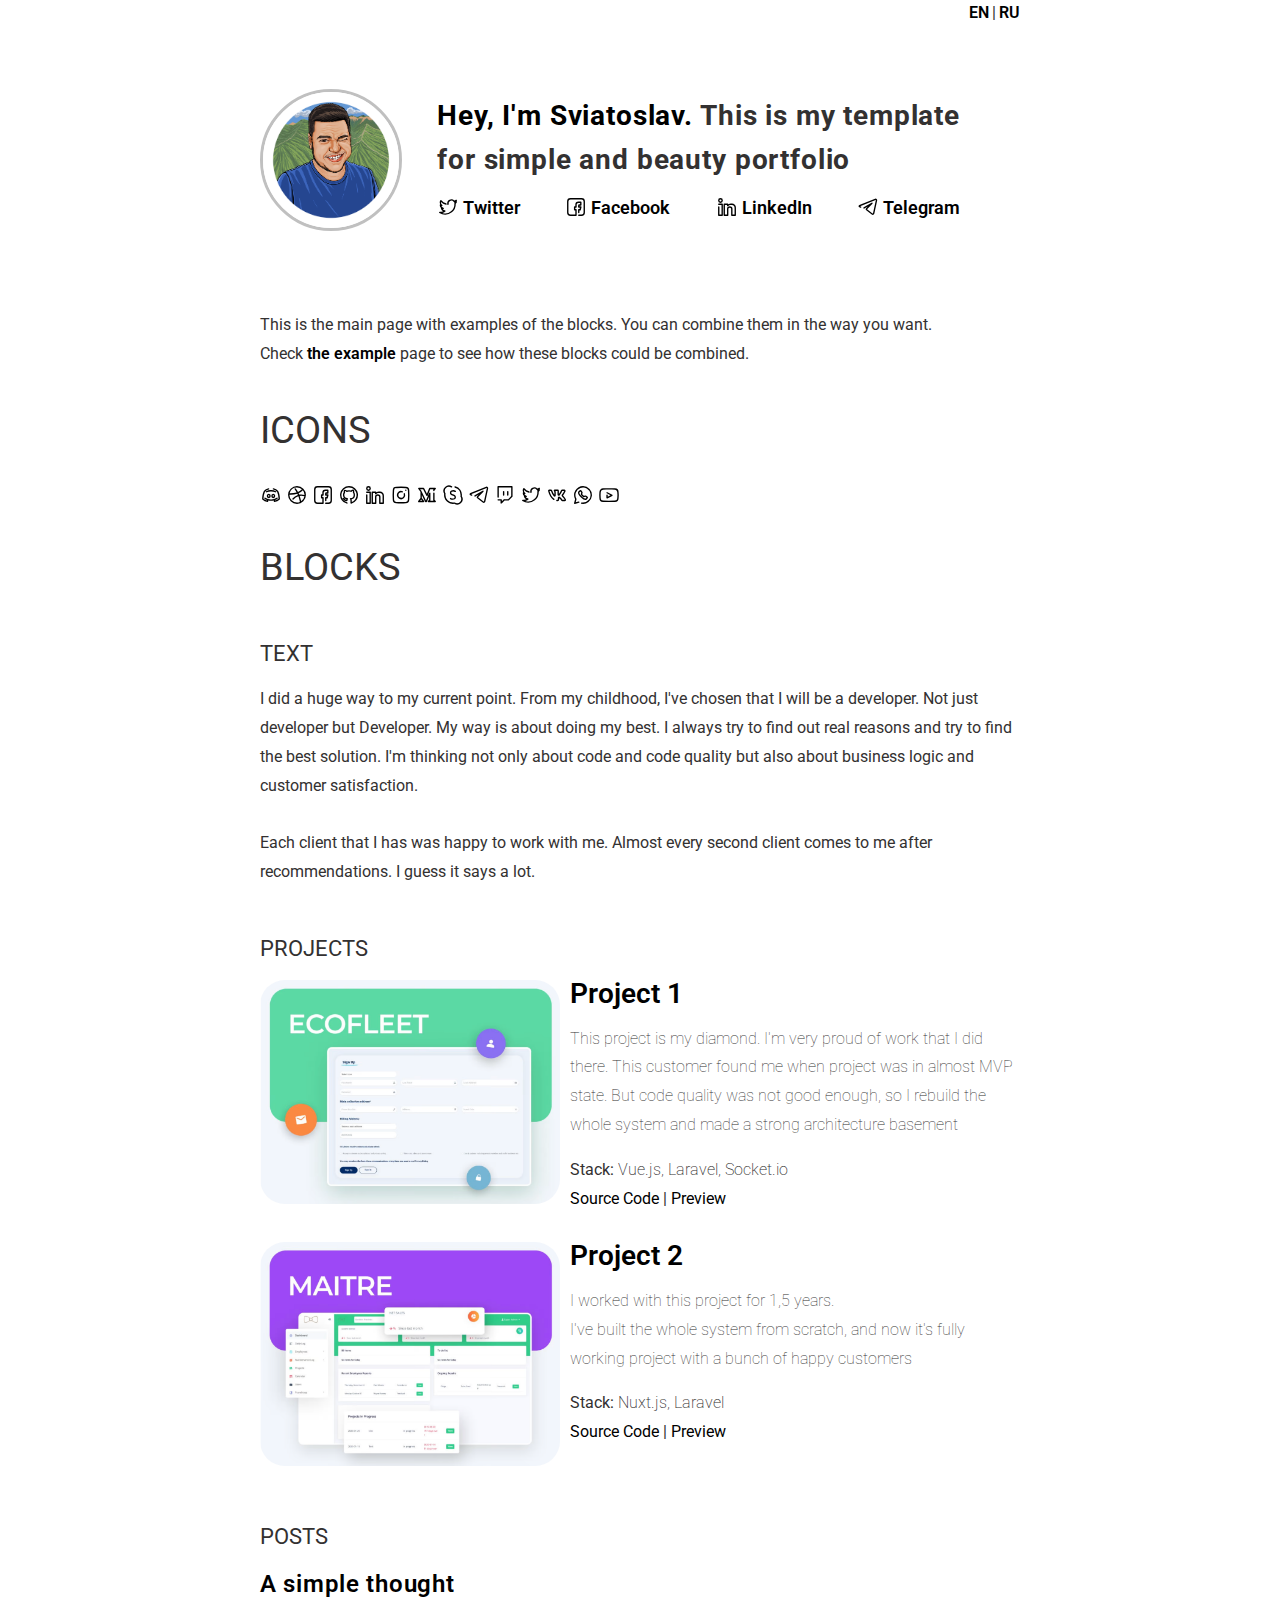
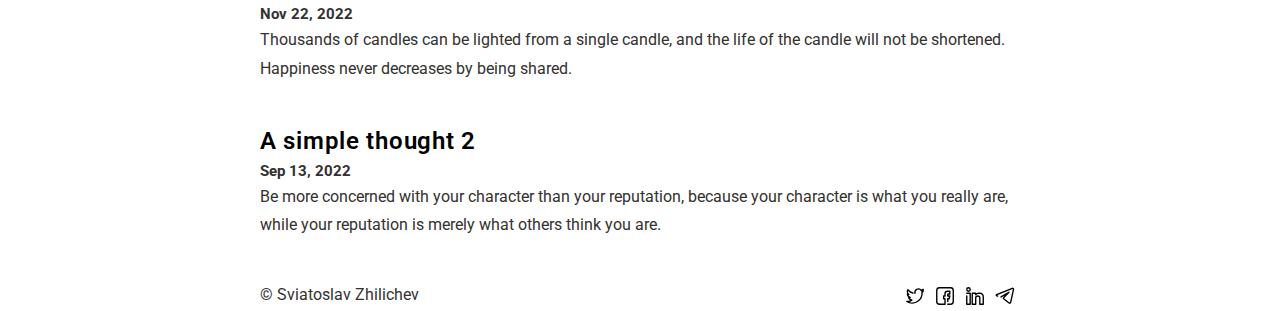
<file: index.html>
<!DOCTYPE html>
<html lang="en">
<head>
    <meta charset="UTF-8">
    <title>About me</title>
    <link rel="stylesheet" type="text/css" href="/assets/styles/styles.css">
</head>
<body>
    <div class="main">
        <div class="header">
            <a href="#">
                <span>EN</span>
            </a>
            <span>|</span>
            <a href="/ru">
                <span>RU</span>
            </a>
        </div>
        <div class="content">
            <div class="content__hello">
                <img class="content__hello-img" src="assets/img/avatar.png" alt="Avatar">
                <div class="content__hello-text">
                    <span class="content__name">
                        <a href="/"> Hey, I'm Sviatoslav.</a>
                    </span>
                    <span class="content__description">This is my template <br/> for simple and beauty portfolio</span>
                    <nav class="content__social">
                        <a href="#link" target="_blank" class="content__social-item">
                            <img src="assets/img/icons/twitter.svg" alt="Twitter">
                            <span>Twitter</span>
                        </a>
                        <a href="#link" target="_blank" class="content__social-item">
                            <img src="assets/img/icons/facebook.svg" alt="Facebook">
                            <span>Facebook</span>
                        </a>
                        <a href="#link" target="_blank" class="content__social-item">
                            <img src="assets/img/icons/in.svg" alt="LinkedIn">
                            <span>LinkedIn</span>
                        </a>
                        <a href="#link" target="_blank" class="content__social-item">
                            <img src="assets/img/icons/telegram.svg" alt="Telegram">
                            <span>Telegram</span>
                        </a>
                    </nav>
                </div>
            </div>
            <div class="content__main">
                <div class="content__main-item">
                    <div class="main-item__description">
                        <p>This is the main page with examples of the blocks. You can combine them in the way you want.</p>
                        <p>Check <a href="/example">the example</a> page to see how these blocks could be combined.</p>
                    </div>
                </div>
                <h1 class="content__about-header">Icons</h1>
                <div class="content__main-item">
                    <a href="#" class="content__social-item">
                        <img src="assets/img/icons/discord.svg" alt="discord">
                        <img src="assets/img/icons/dribbble.svg" alt="dribbble">
                        <img src="assets/img/icons/facebook.svg" alt="facebook">
                        <img src="assets/img/icons/github.svg" alt="github">
                        <img src="assets/img/icons/in.svg" alt="linkedin">
                        <img src="assets/img/icons/instagram.svg" alt="instagram">
                        <img src="assets/img/icons/medium.svg" alt="medium">
                        <img src="assets/img/icons/skype.svg" alt="skype">
                        <img src="assets/img/icons/telegram.svg" alt="telegram">
                        <img src="assets/img/icons/twitch.svg" alt="twitch">
                        <img src="assets/img/icons/twitter.svg" alt="twitter">
                        <img src="assets/img/icons/vk.svg" alt="vk">
                        <img src="assets/img/icons/whatsapp.svg" alt="whatsapp">
                        <img src="assets/img/icons/youtube.svg" alt="youtube">
                    </a>
                </div>
                <h1 class="content__about-header">Blocks</h1>
                <h2 class="content__subheader">Text</h2>
                <div class="content__main-item">
                    <div class="main-item__description">
                        <p>I did a huge way to my current point. From my childhood, I've chosen that I will be a developer. Not just developer but Developer. My way is about doing my best. I always try to find out real reasons and try to find the best solution. I'm thinking not only about code and code quality but also about business logic and customer satisfaction.</p>
                    </div>
                </div>
                <div class="content__main-item">
                    <div class="main-item__description">
                        <p>Each client that I has was happy to work with me. Almost every second client comes to me after recommendations. I guess it says a lot.</p>
                    </div>
                </div>
                <h2 class="content__subheader">Projects</h2>
                <div class="content__main-item project">
                    <a data-fslightbox href="assets/img/project.png">
                        <img src="assets/img/project.png" alt="project1">
                    </a>
                    <div>
                        <div class="main-item__title">
                            <a href="/example/project.html"><span>Project 1</span></a>
                        </div>
                        <div class="main-item__description">
                            <p>This project is my diamond. I'm very proud of work that I did there.
                            This customer found me when project was in almost MVP state. But code quality was not good enough, so I rebuild the whole system and made a strong architecture basement</p>
                        </div>
                        <div class="main-item__subdescription">
                            <p><span>Stack:</span> Vue.js, Laravel, Socket.io</p>
                            <p class="main-item__links"><a href=""><span>Source Code</span></a><span>|</span><a href=""><span>Preview</span></a> </p>
                        </div>
                    </div>
                </div>
                <div class="content__main-item project">
                    <a data-fslightbox href="assets/img/project2.png">
                        <img src="assets/img/project2.png" alt="project2">
                    </a>
                    <div>
                        <div class="main-item__title">
                            <a href="/example/project.html"><span>Project 2</span></a>
                        </div>
                        <div class="main-item__description">
                            <p>I worked with this project for 1,5 years.
                                <br/>I've built the whole system from scratch, and now it's fully working project
                                with a bunch of happy customers</p>
                        </div>
                        <div class="main-item__subdescription">
                            <p><span>Stack:</span> Nuxt.js, Laravel</p>
                            <p class="main-item__links"><a href=""><span>Source Code</span></a><span>|</span><a href=""><span>Preview</span></a> </p>
                        </div>
                    </div>
                </div>
                <h2 class="content__subheader">Posts</h2>
                <div class="content__main-item post">
                    <article>
                        <h2 class="main-item__title">
                            <a href="#linktopost">A simple thought</a>
                        </h2>
                        <p class="main-item__date">Nov 22, 2022</p>
                        <div class="main-item__description">
                            <p>Thousands of candles can be lighted from a single candle, and the life of the candle will not be shortened. Happiness never decreases by being shared.</p>
                        </div>
                    </article>
                </div>
                <div class="content__main-item post">
                    <article>
                        <h2 class="main-item__title">
                            <a href="#linktopost">A simple thought 2</a>
                        </h2>
                        <p class="main-item__date">Sep 13, 2022</p>
                        <div class="main-item__description">
                            <p>Be more concerned with your character than your reputation, because your character is what you really are, while your reputation is merely what others think you are.</p>
                        </div>
                    </article>
                </div>
            </div>
        </div>
        <div class="footer">
            <div>
                <span>© Sviatoslav Zhilichev</span>
            </div>
            <div>
                <nav class="footer__social">
                    <a href="#link" target="_blank" class="footer__social-item">
                        <img src="assets/img/icons/twitter.svg" alt="Twitter">
                    </a>
                    <a href="#link" target="_blank" class="footer__social-item">
                        <img src="assets/img/icons/facebook.svg" alt="Facebook">
                    </a>
                    <a href="#link" target="_blank" class="footer__social-item">
                        <img src="assets/img/icons/in.svg" alt="LinkedIn">
                    </a>
                    <a href="#link" target="_blank" class="footer__social-item">
                        <img src="assets/img/icons/telegram.svg" alt="Telegram">
                    </a>
                </nav>
            </div>
        </div>
    </div>
    <script src="assets/scripts/fslightbox.js"></script>
</body>
</html>
</file>
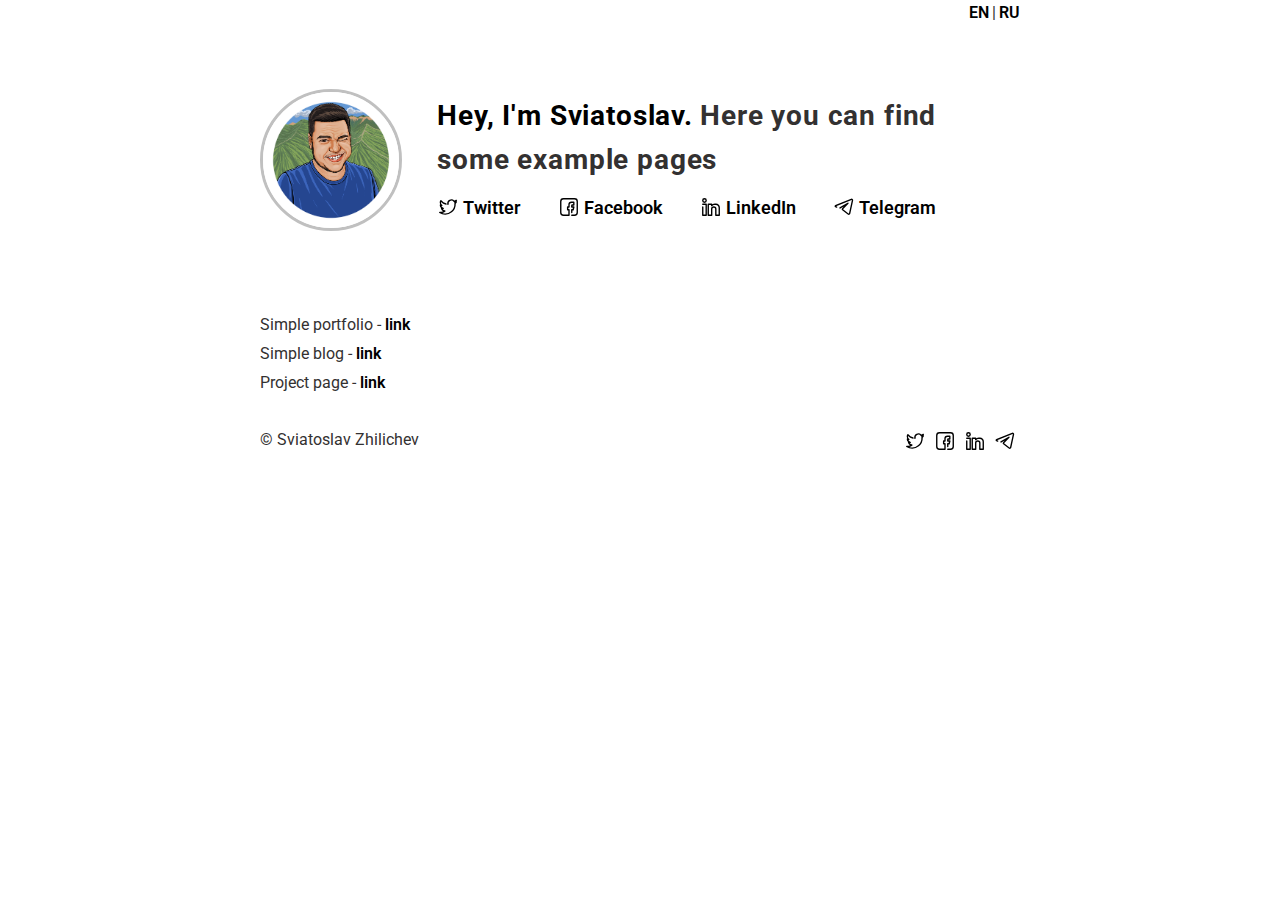
<file: example/index.html>
<!DOCTYPE html>
<html lang="en">
<head>
  <meta charset="UTF-8">
  <title>About me</title>
  <link rel="stylesheet" type="text/css" href="/assets/styles/styles.css">
</head>
<body>
<div class="main">
  <div class="header">
    <a href="/">
      <span>EN</span>
    </a>
    <span>|</span>
    <a href="/ru">
      <span>RU</span>
    </a>
  </div>
  <div class="content">
    <div class="content__hello">
      <img class="content__hello-img" src="/assets/img/avatar.png" alt="Avatar">
      <div class="content__hello-text">
                    <span class="content__name">
                        <a href="/"> Hey, I'm Sviatoslav.</a>
                    </span>
        <span class="content__description">Here you can find <br/> some example pages</span>
        <nav class="content__social">
          <a href="#link" target="_blank" class="content__social-item">
            <img src="/assets/img/icons/twitter.svg" alt="Twitter">
            <span>Twitter</span>
          </a>
          <a href="#link" target="_blank" class="content__social-item">
            <img src="/assets/img/icons/facebook.svg" alt="Facebook">
            <span>Facebook</span>
          </a>
          <a href="#link" target="_blank" class="content__social-item">
            <img src="/assets/img/icons/in.svg" alt="LinkedIn">
            <span>LinkedIn</span>
          </a>
          <a href="#link" target="_blank" class="content__social-item">
            <img src="/assets/img/icons/telegram.svg" alt="Telegram">
            <span>Telegram</span>
          </a>
        </nav>
      </div>
    </div>
    <div class="content__main">
      <div class="content__main-item">
        <div class="main-item__description">
          <p>Simple portfolio - <a href="/example/simple.html">link</a></p>
          <p>Simple blog - <a href="/example/blog.html">link</a></p>
          <p>Project page - <a href="/example/project.html">link</a></p>
        </div>
      </div>
    </div>
  </div>
  <div class="footer">
    <div>
      <span>© Sviatoslav Zhilichev</span>
    </div>
    <div>
      <nav class="footer__social">
        <a href="#link" target="_blank" class="footer__social-item">
          <img src="/assets/img/icons/twitter.svg" alt="Twitter">
        </a>
        <a href="#link" target="_blank" class="footer__social-item">
          <img src="/assets/img/icons/facebook.svg" alt="Facebook">
        </a>
        <a href="#link" target="_blank" class="footer__social-item">
          <img src="/assets/img/icons/in.svg" alt="LinkedIn">
        </a>
        <a href="#link" target="_blank" class="footer__social-item">
          <img src="/assets/img/icons/telegram.svg" alt="Telegram">
        </a>
      </nav>
    </div>
  </div>
</div>
<script src="/assets/scripts/fslightbox.js"></script>
</body>
</html>
</file>
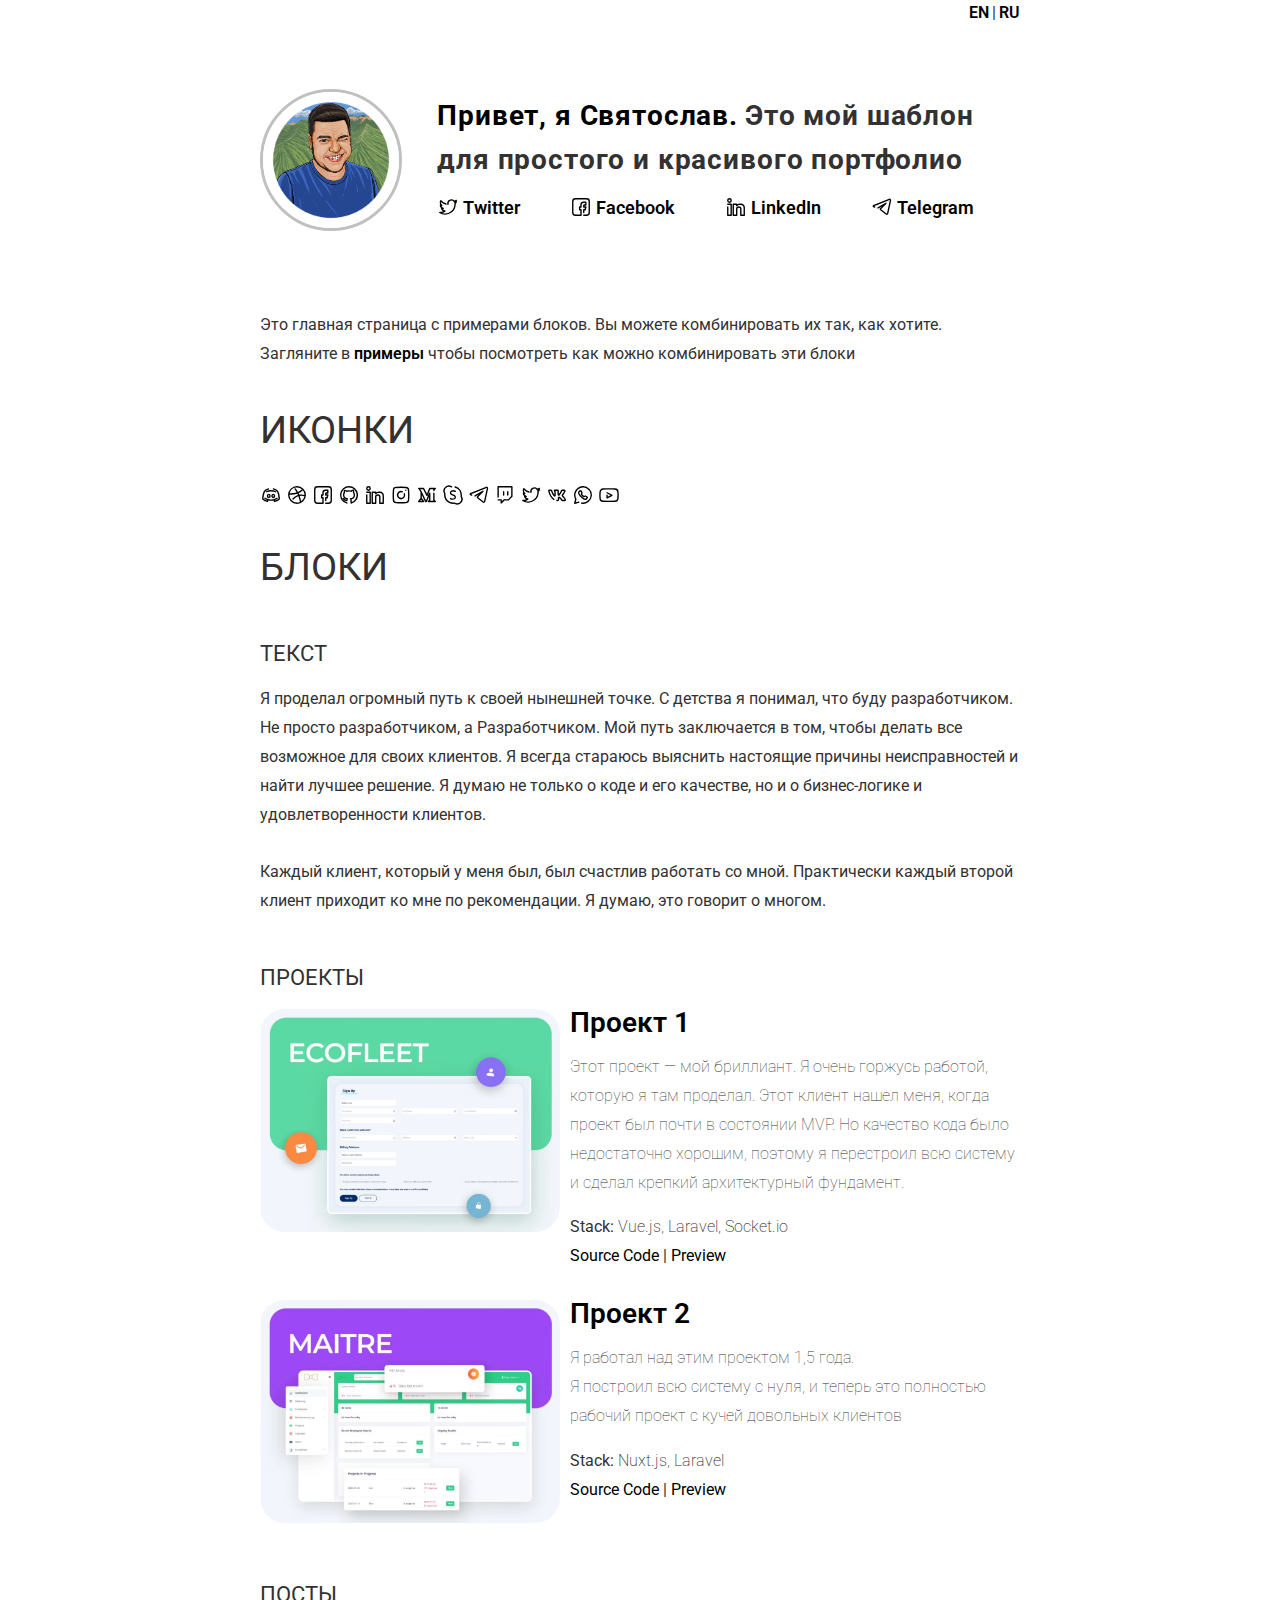
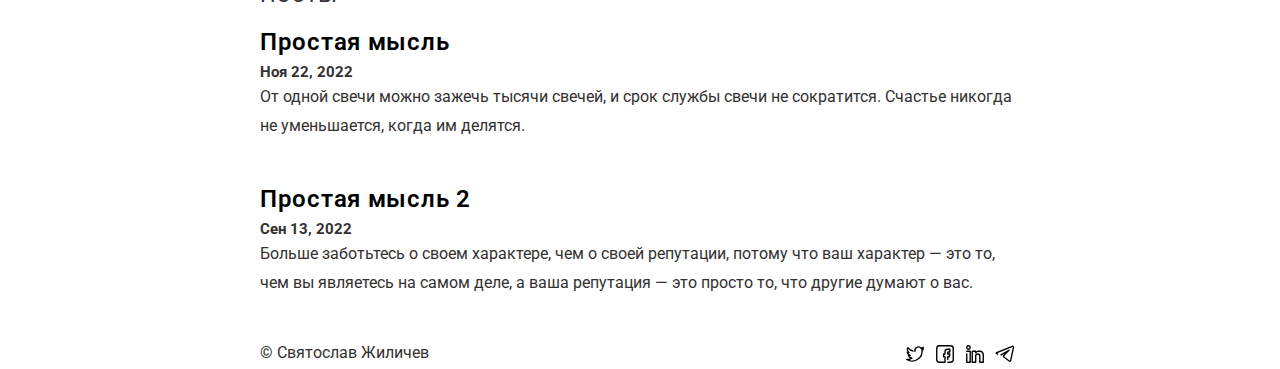
<file: ru/index.html>
<!DOCTYPE html>
<html lang="en">
<head>
    <meta charset="UTF-8">
    <title>Обо мне</title>
    <link rel="stylesheet" type="text/css" href="/assets/styles/styles.css">
</head>
<body>
    <div class="main">
        <div class="header">
            <a href="/">
                <span>EN</span>
            </a>
            <span>|</span>
            <a href="/ru">
                <span>RU</span>
            </a>
        </div>
        <div class="content">
            <div class="content__hello">
                <img class="content__hello-img" src="/assets/img/avatar.png" alt="Avatar">
                <div class="content__hello-text">
                    <span class="content__name">
                        <a href="/">Привет, я Святослав.</a>
                    </span>
                    <span class="content__description">Это мой шаблон <br/> для простого и красивого портфолио</span>
                    <nav class="content__social">
                        <a href="#link" target="_blank" class="content__social-item">
                            <img src="/assets/img/icons/twitter.svg" alt="Twitter">
                            <span>Twitter</span>
                        </a>
                        <a href="#link" target="_blank" class="content__social-item">
                            <img src="/assets/img/icons/facebook.svg" alt="Facebook">
                            <span>Facebook</span>
                        </a>
                        <a href="#link" target="_blank" class="content__social-item">
                            <img src="/assets/img/icons/in.svg" alt="LinkedIn">
                            <span>LinkedIn</span>
                        </a>
                        <a href="#link" target="_blank" class="content__social-item">
                            <img src="/assets/img/icons/telegram.svg" alt="Telegram">
                            <span>Telegram</span>
                        </a>
                    </nav>
                </div>
            </div>
            <div class="content__main">
                <div class="content__main-item">
                    <div class="main-item__description">
                        <p>Это главная страница с примерами блоков. Вы можете комбинировать их так, как хотите.</p>
                        <p>Загляните в <a href="/ru/example">примеры</a> чтобы посмотреть как можно комбинировать эти блоки</p>
                    </div>
                </div>
                <h1 class="content__about-header">Иконки</h1>
                <div class="content__main-item">
                    <a href="#" class="content__social-item">
                        <img src="/assets/img/icons/discord.svg" alt="discord">
                        <img src="/assets/img/icons/dribbble.svg" alt="dribbble">
                        <img src="/assets/img/icons/facebook.svg" alt="facebook">
                        <img src="/assets/img/icons/github.svg" alt="github">
                        <img src="/assets/img/icons/in.svg" alt="linkedin">
                        <img src="/assets/img/icons/instagram.svg" alt="instagram">
                        <img src="/assets/img/icons/medium.svg" alt="medium">
                        <img src="/assets/img/icons/skype.svg" alt="skype">
                        <img src="/assets/img/icons/telegram.svg" alt="telegram">
                        <img src="/assets/img/icons/twitch.svg" alt="twitch">
                        <img src="/assets/img/icons/twitter.svg" alt="twitter">
                        <img src="/assets/img/icons/vk.svg" alt="vk">
                        <img src="/assets/img/icons/whatsapp.svg" alt="whatsapp">
                        <img src="/assets/img/icons/youtube.svg" alt="youtube">
                    </a>
                </div>
                <h1 class="content__about-header">Блоки</h1>
                <h2 class="content__subheader">Текст</h2>
                <div class="content__main-item">
                    <div class="main-item__description">
                        <p>Я проделал огромный путь к своей нынешней точке. С детства я понимал, что буду разработчиком. Не просто разработчиком, а Разработчиком. Мой путь заключается в том, чтобы делать все возможное для своих клиентов. Я всегда стараюсь выяснить настоящие причины неисправностей и найти лучшее решение. Я думаю не только о коде и его качестве, но и о бизнес-логике и удовлетворенности клиентов.</p>
                    </div>
                </div>
                <div class="content__main-item">
                    <div class="main-item__description">
                        <p>Каждый клиент, который у меня был, был счастлив работать со мной. Практически каждый второй клиент приходит ко мне по рекомендации. Я думаю, это говорит о многом.</p>
                    </div>
                </div>
                <h2 class="content__subheader">Проекты</h2>
                <div class="content__main-item project">
                    <a data-fslightbox href="/assets/img/project.png">
                        <img src="/assets/img/project.png" alt="project1">
                    </a>
                    <div>
                        <div class="main-item__title">
                            <a href="/ru/example/project.html"><span>Проект 1</span></a>
                        </div>
                        <div class="main-item__description">
                            <p>Этот проект — мой бриллиант. Я очень горжусь работой, которую я там проделал.
                                Этот клиент нашел меня, когда проект был почти в состоянии MVP. Но качество кода было недостаточно хорошим, поэтому я перестроил всю систему и сделал крепкий архитектурный фундамент.</p>
                        </div>
                        <div class="main-item__subdescription">
                            <p><span>Stack:</span> Vue.js, Laravel, Socket.io</p>
                            <p class="main-item__links"><a href=""><span>Source Code</span></a><span>|</span><a href=""><span>Preview</span></a> </p>
                        </div>
                    </div>
                </div>
                <div class="content__main-item project">
                    <a data-fslightbox href="/assets/img/project2.png">
                        <img src="/assets/img/project2.png" alt="project2">
                    </a>
                    <div>
                        <div class="main-item__title">
                            <a href="/ru/example/project.html"><span>Проект 2</span></a>
                        </div>
                        <div class="main-item__description">
                            <p>Я работал над этим проектом 1,5 года.
                                <br/>Я построил всю систему с нуля, и теперь это полностью рабочий проект
                                с кучей довольных клиентов</p>
                        </div>
                        <div class="main-item__subdescription">
                            <p><span>Stack:</span> Nuxt.js, Laravel</p>
                            <p class="main-item__links"><a href=""><span>Source Code</span></a><span>|</span><a href=""><span>Preview</span></a> </p>
                        </div>
                    </div>
                </div>
                <h2 class="content__subheader">Посты</h2>
                <div class="content__main-item post">
                    <article>
                        <h2 class="main-item__title">
                            <a href="#linktopost">Простая мысль</a>
                        </h2>
                        <p class="main-item__date">Ноя 22, 2022</p>
                        <div class="main-item__description">
                            <p>От одной свечи можно зажечь тысячи свечей, и срок службы свечи не сократится. Счастье никогда не уменьшается, когда им делятся.</p>
                        </div>
                    </article>
                </div>
                <div class="content__main-item post">
                    <article>
                        <h2 class="main-item__title">
                            <a href="#linktopost">Простая мысль 2</a>
                        </h2>
                        <p class="main-item__date">Сен 13, 2022</p>
                        <div class="main-item__description">
                            <p>Больше заботьтесь о своем характере, чем о своей репутации, потому что ваш характер — это то, чем вы являетесь на самом деле, а ваша репутация — это просто то, что другие думают о вас.</p>
                        </div>
                    </article>
                </div>
            </div>
        </div>
        <div class="footer">
            <div>
                <span>© Святослав Жиличев</span>
            </div>
            <div>
                <nav class="footer__social">
                    <a href="#link" target="_blank" class="footer__social-item">
                        <img src="/assets/img/icons/twitter.svg" alt="Twitter">
                    </a>
                    <a href="#link" target="_blank" class="footer__social-item">
                        <img src="/assets/img/icons/facebook.svg" alt="Facebook">
                    </a>
                    <a href="#link" target="_blank" class="footer__social-item">
                        <img src="/assets/img/icons/in.svg" alt="LinkedIn">
                    </a>
                    <a href="#link" target="_blank" class="footer__social-item">
                        <img src="/assets/img/icons/telegram.svg" alt="Telegram">
                    </a>
                </nav>
            </div>
        </div>
    </div>
    <script src="/assets/scripts/fslightbox.js"></script>
</body>
</html>
</file>
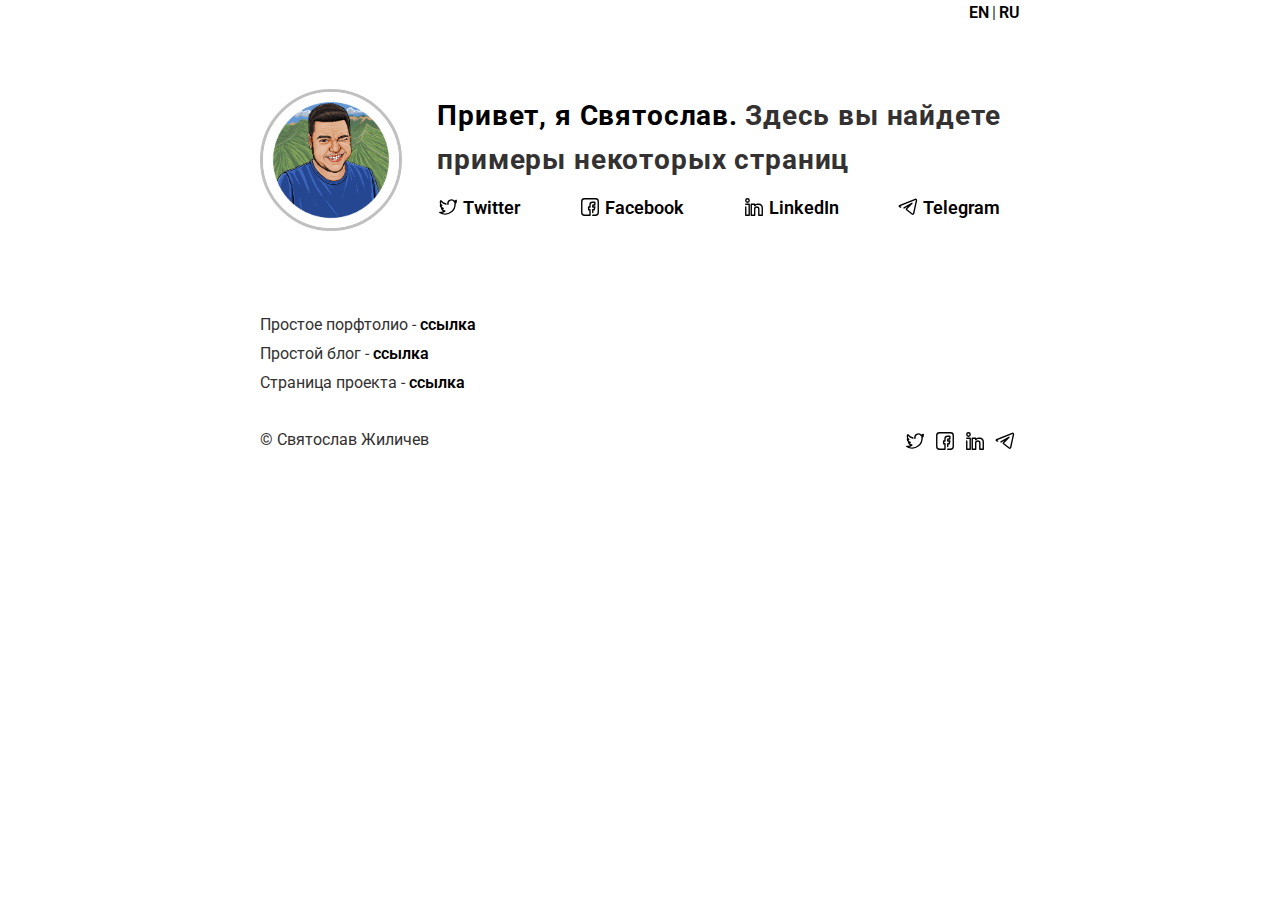
<file: ru/example/index.html>
<!DOCTYPE html>
<html lang="en">
<head>
  <meta charset="UTF-8">
  <title>Обо мне</title>
  <link rel="stylesheet" type="text/css" href="/assets/styles/styles.css">
</head>
<body>
<div class="main">
  <div class="header">
    <a href="/">
      <span>EN</span>
    </a>
    <span>|</span>
    <a href="/ru">
      <span>RU</span>
    </a>
  </div>
  <div class="content">
    <div class="content__hello">
      <img class="content__hello-img" src="/assets/img/avatar.png" alt="Avatar">
      <div class="content__hello-text">
                    <span class="content__name">
                        <a href="/">Привет, я Святослав.</a>
                    </span>
        <span class="content__description">Здесь вы найдете <br/> примеры некоторых страниц</span>
        <nav class="content__social">
          <a href="#link" target="_blank" class="content__social-item">
            <img src="/assets/img/icons/twitter.svg" alt="Twitter">
            <span>Twitter</span>
          </a>
          <a href="#link" target="_blank" class="content__social-item">
            <img src="/assets/img/icons/facebook.svg" alt="Facebook">
            <span>Facebook</span>
          </a>
          <a href="#link" target="_blank" class="content__social-item">
            <img src="/assets/img/icons/in.svg" alt="LinkedIn">
            <span>LinkedIn</span>
          </a>
          <a href="#link" target="_blank" class="content__social-item">
            <img src="/assets/img/icons/telegram.svg" alt="Telegram">
            <span>Telegram</span>
          </a>
        </nav>
      </div>
    </div>
    <div class="content__main">
      <div class="content__main-item">
        <div class="main-item__description">
          <p>Простое порфтолио - <a href="/ru/example/simple.html">ссылка</a></p>
          <p>Простой блог - <a href="/ru/example/blog.html">ссылка</a></p>
          <p>Страница проекта - <a href="/ru/example/project.html">ссылка</a></p>
        </div>
      </div>
    </div>
  </div>
  <div class="footer">
    <div>
      <span>© Святослав Жиличев</span>
    </div>
    <div>
      <nav class="footer__social">
        <a href="#link" target="_blank" class="footer__social-item">
          <img src="/assets/img/icons/twitter.svg" alt="Twitter">
        </a>
        <a href="#link" target="_blank" class="footer__social-item">
          <img src="/assets/img/icons/facebook.svg" alt="Facebook">
        </a>
        <a href="#link" target="_blank" class="footer__social-item">
          <img src="/assets/img/icons/in.svg" alt="LinkedIn">
        </a>
        <a href="#link" target="_blank" class="footer__social-item">
          <img src="/assets/img/icons/telegram.svg" alt="Telegram">
        </a>
      </nav>
    </div>
  </div>
</div>
<script src="/assets/scripts/fslightbox.js"></script>
</body>
</html>
</file>
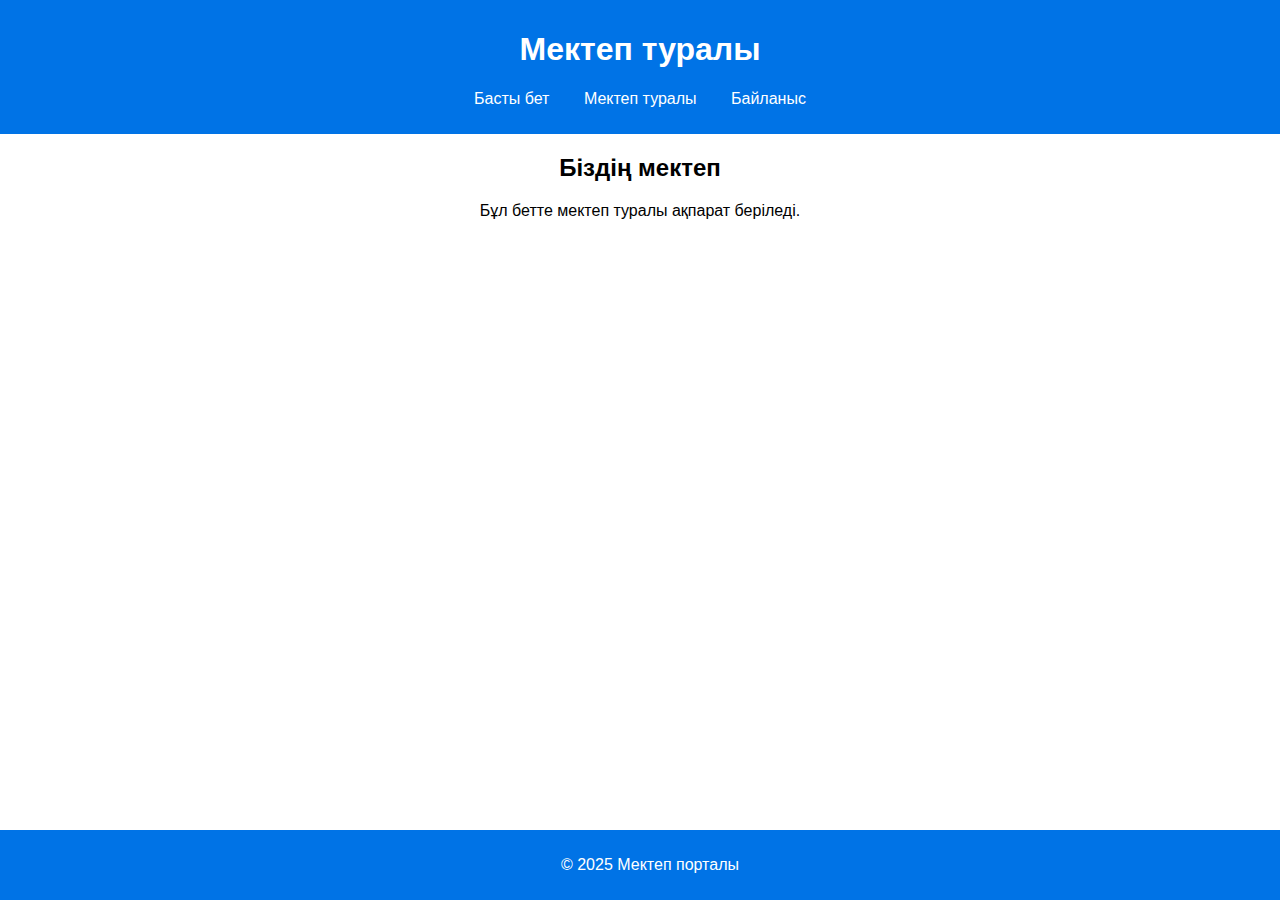
<file: about.html>
<!DOCTYPE html>
<html lang="kk">
<head>
    <meta charset="UTF-8">
    <meta name="viewport" content="width=device-width, initial-scale=1.0">
    <title>Мектеп туралы</title>
    <link rel="stylesheet" href="style.css">
</head>
<body>
    <header>
        <h1>Мектеп туралы</h1>
        <nav>
            <ul>
                <li><a href="index.html">Басты бет</a></li>
                <li><a href="about.html">Мектеп туралы</a></li>
                <li><a href="contact.html">Байланыс</a></li>
            </ul>
        </nav>
    </header>
    <main>
        <h2>Біздің мектеп</h2>
        <p>Бұл бетте мектеп туралы ақпарат беріледі.</p>
    </main>
    <footer>
        <p>&copy; 2025 Мектеп порталы</p>
    </footer>
</body>
</html>
</file>
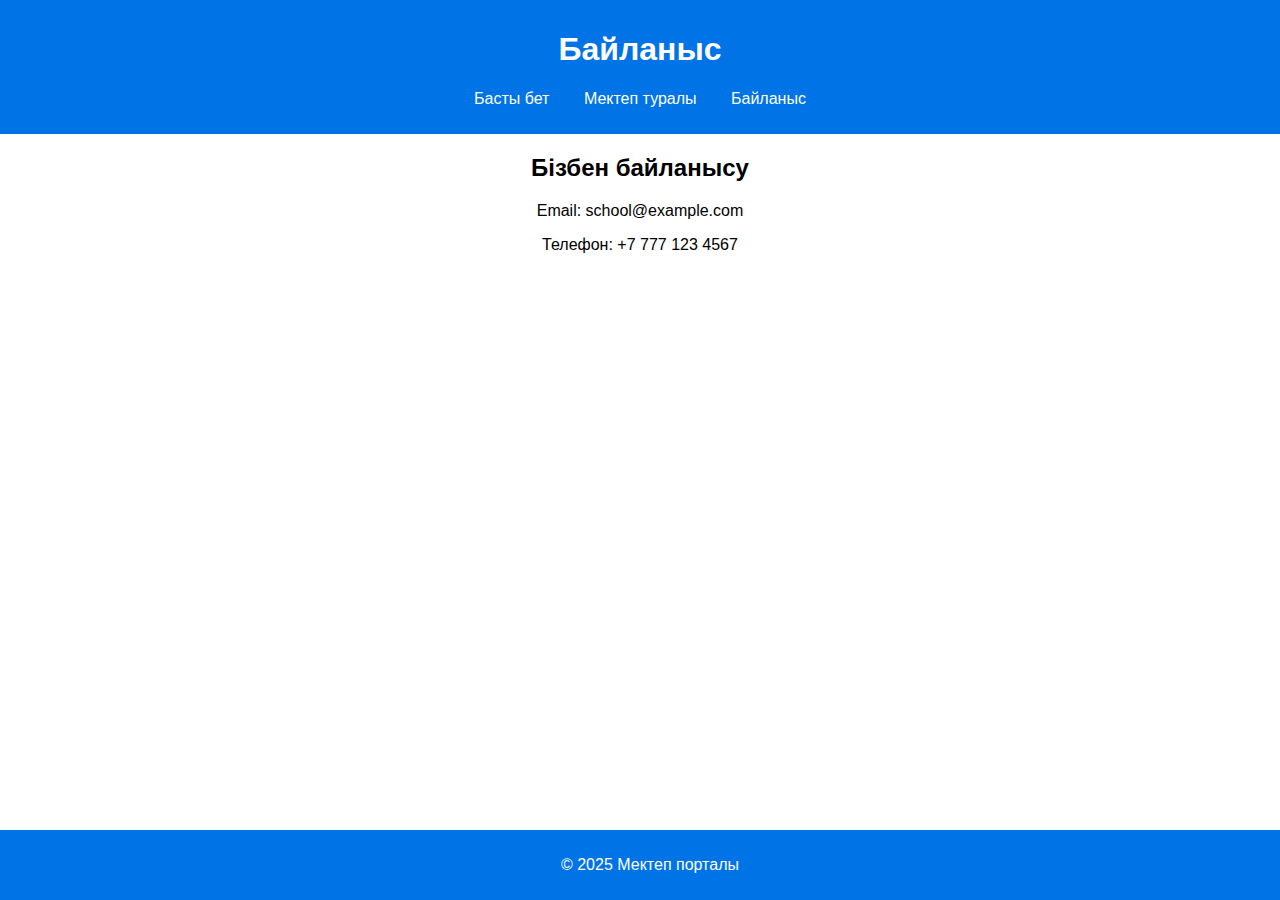
<file: contact.html>
<!DOCTYPE html>
<html lang="kk">
<head>
    <meta charset="UTF-8">
    <meta name="viewport" content="width=device-width, initial-scale=1.0">
    <title>Байланыс</title>
    <link rel="stylesheet" href="style.css">
</head>
<body>
    <header>
        <h1>Байланыс</h1>
        <nav>
            <ul>
                <li><a href="index.html">Басты бет</a></li>
                <li><a href="about.html">Мектеп туралы</a></li>
                <li><a href="contact.html">Байланыс</a></li>
            </ul>
        </nav>
    </header>
    <main>
        <h2>Бізбен байланысу</h2>
        <p>Email: school@example.com</p>
        <p>Телефон: +7 777 123 4567</p>
    </main>
    <footer>
        <p>&copy; 2025 Мектеп порталы</p>
    </footer>
</body>
</html>
</file>
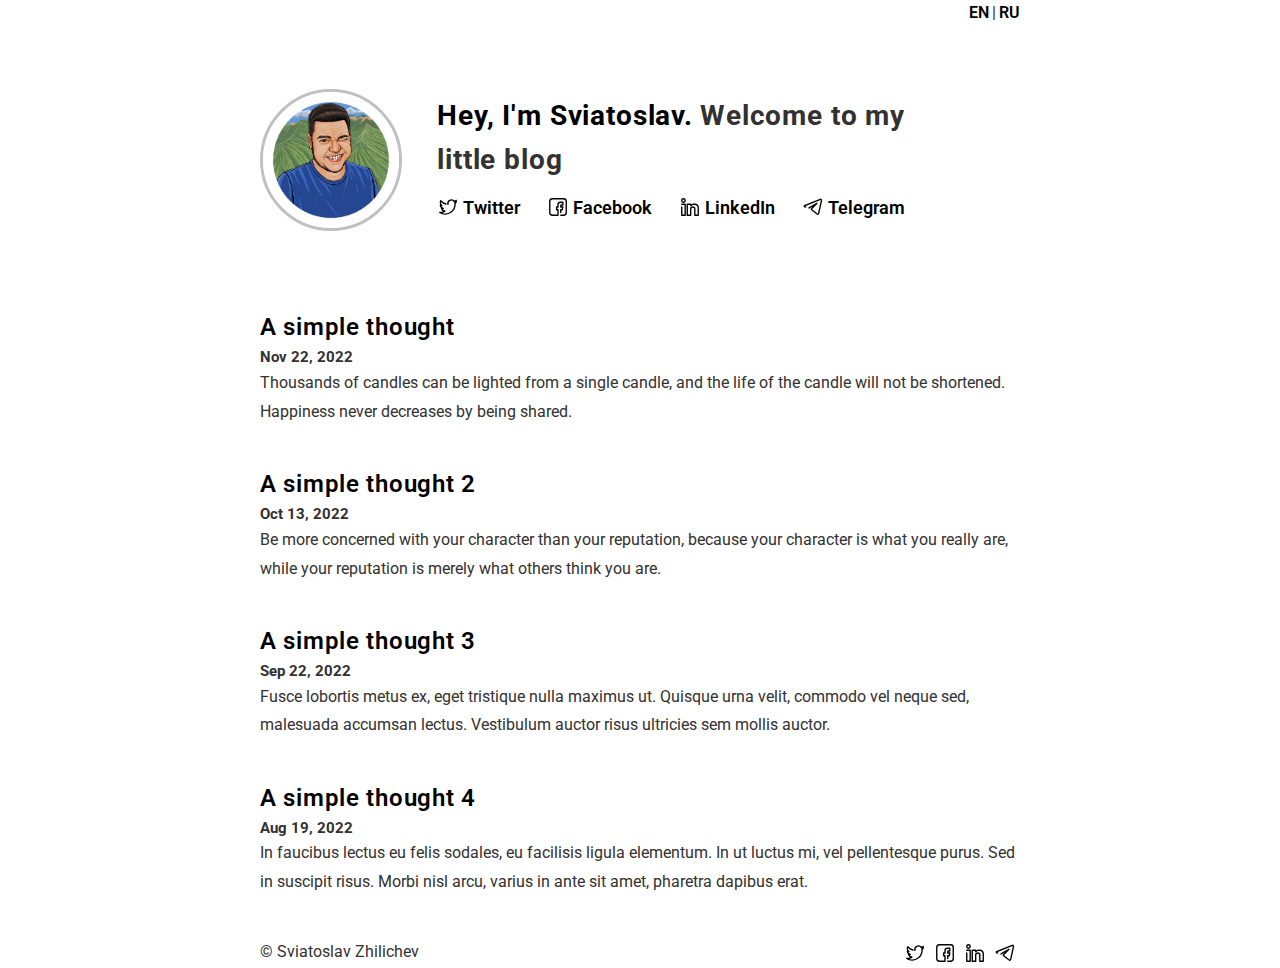
<file: example/blog.html>
<!DOCTYPE html>
<html lang="en">
<head>
  <meta charset="UTF-8">
  <title>About me</title>
  <link rel="stylesheet" type="text/css" href="/assets/styles/styles.css">
</head>
<body>
<div class="main">
  <div class="header">
    <a href="/">
      <span>EN</span>
    </a>
    <span>|</span>
    <a href="/ru">
      <span>RU</span>
    </a>
  </div>
  <div class="content">
    <div class="content__hello">
      <img class="content__hello-img" src="/assets/img/avatar.png" alt="Avatar">
      <div class="content__hello-text">
                    <span class="content__name">
                        <a href="/"> Hey, I'm Sviatoslav.</a>
                    </span>
        <span class="content__description">Welcome to my <br/> little blog</span>
        <nav class="content__social">
          <a href="#link" target="_blank" class="content__social-item">
            <img src="/assets/img/icons/twitter.svg" alt="Twitter">
            <span>Twitter</span>
          </a>
          <a href="#link" target="_blank" class="content__social-item">
            <img src="/assets/img/icons/facebook.svg" alt="Facebook">
            <span>Facebook</span>
          </a>
          <a href="#link" target="_blank" class="content__social-item">
            <img src="/assets/img/icons/in.svg" alt="LinkedIn">
            <span>LinkedIn</span>
          </a>
          <a href="#link" target="_blank" class="content__social-item">
            <img src="/assets/img/icons/telegram.svg" alt="Telegram">
            <span>Telegram</span>
          </a>
        </nav>
      </div>
    </div>
    <div class="content__main">
      <div class="content__main-item post">
        <article>
          <h2 class="main-item__title">
            <a href="#linktopost">A simple thought</a>
          </h2>
          <p class="main-item__date">Nov 22, 2022</p>
          <div class="main-item__description">
            <p>Thousands of candles can be lighted from a single candle, and the life of the candle will not be shortened. Happiness never decreases by being shared.</p>
          </div>
        </article>
      </div>
      <div class="content__main-item post">
        <article>
          <h2 class="main-item__title">
            <a href="#linktopost">A simple thought 2</a>
          </h2>
          <p class="main-item__date">Oct 13, 2022</p>
          <div class="main-item__description">
            <p>Be more concerned with your character than your reputation, because your character is what you really are, while your reputation is merely what others think you are.</p>
          </div>
        </article>
      </div>
      <div class="content__main-item post">
        <article>
          <h2 class="main-item__title">
            <a href="#linktopost">A simple thought 3</a>
          </h2>
          <p class="main-item__date">Sep 22, 2022</p>
          <div class="main-item__description">
            <p>Fusce lobortis metus ex, eget tristique nulla maximus ut. Quisque urna velit, commodo vel neque sed, malesuada accumsan lectus. Vestibulum auctor risus ultricies sem mollis auctor.</p>
          </div>
        </article>
      </div>
      <div class="content__main-item post">
        <article>
          <h2 class="main-item__title">
            <a href="#linktopost">A simple thought 4</a>
          </h2>
          <p class="main-item__date">Aug 19, 2022</p>
          <div class="main-item__description">
            <p>In faucibus lectus eu felis sodales, eu facilisis ligula elementum. In ut luctus mi, vel pellentesque purus. Sed in suscipit risus. Morbi nisl arcu, varius in ante sit amet, pharetra dapibus erat.</p>
          </div>
        </article>
      </div>
    </div>
  </div>
  <div class="footer">
    <div>
      <span>© Sviatoslav Zhilichev</span>
    </div>
    <div>
      <nav class="footer__social">
        <a href="#link" target="_blank" class="footer__social-item">
          <img src="/assets/img/icons/twitter.svg" alt="Twitter">
        </a>
        <a href="#link" target="_blank" class="footer__social-item">
          <img src="/assets/img/icons/facebook.svg" alt="Facebook">
        </a>
        <a href="#link" target="_blank" class="footer__social-item">
          <img src="/assets/img/icons/in.svg" alt="LinkedIn">
        </a>
        <a href="#link" target="_blank" class="footer__social-item">
          <img src="/assets/img/icons/telegram.svg" alt="Telegram">
        </a>
      </nav>
    </div>
  </div>
</div>
<script src="/assets/scripts/fslightbox.js"></script>
</body>
</html>
</file>
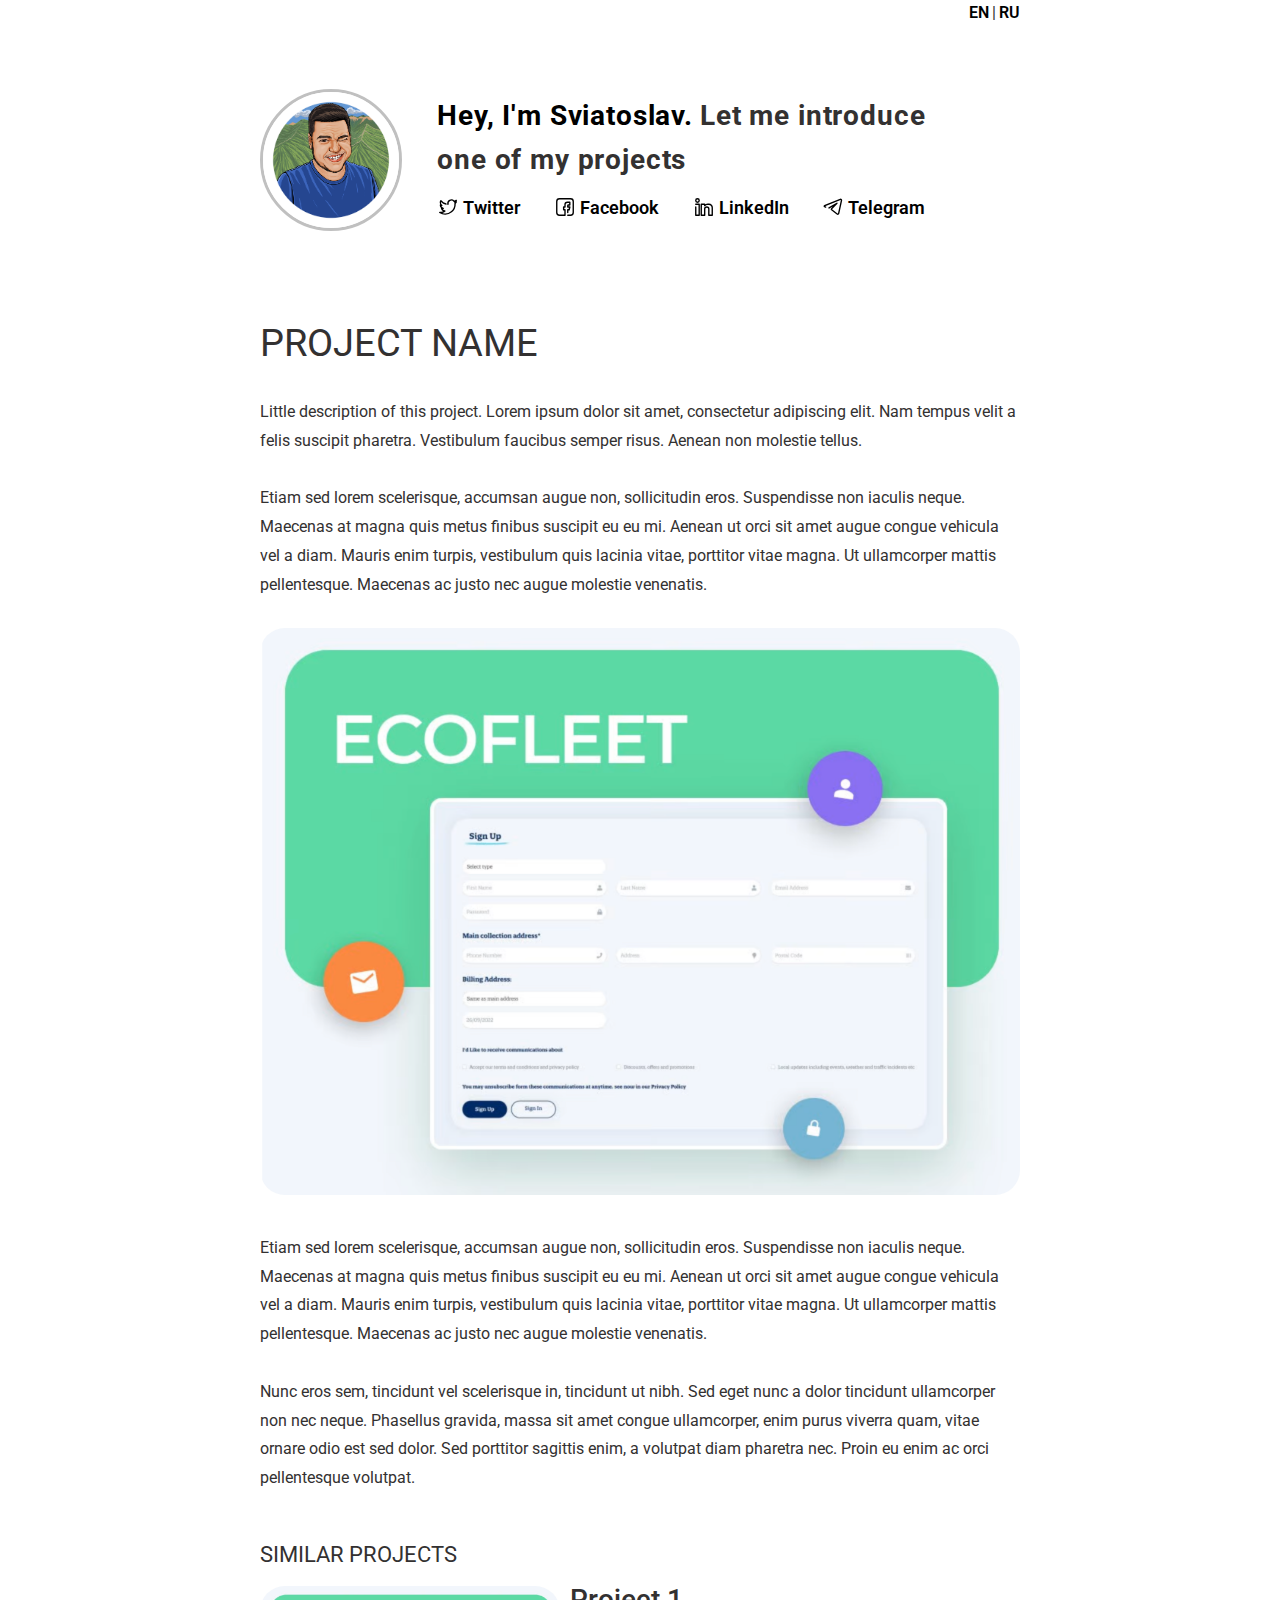
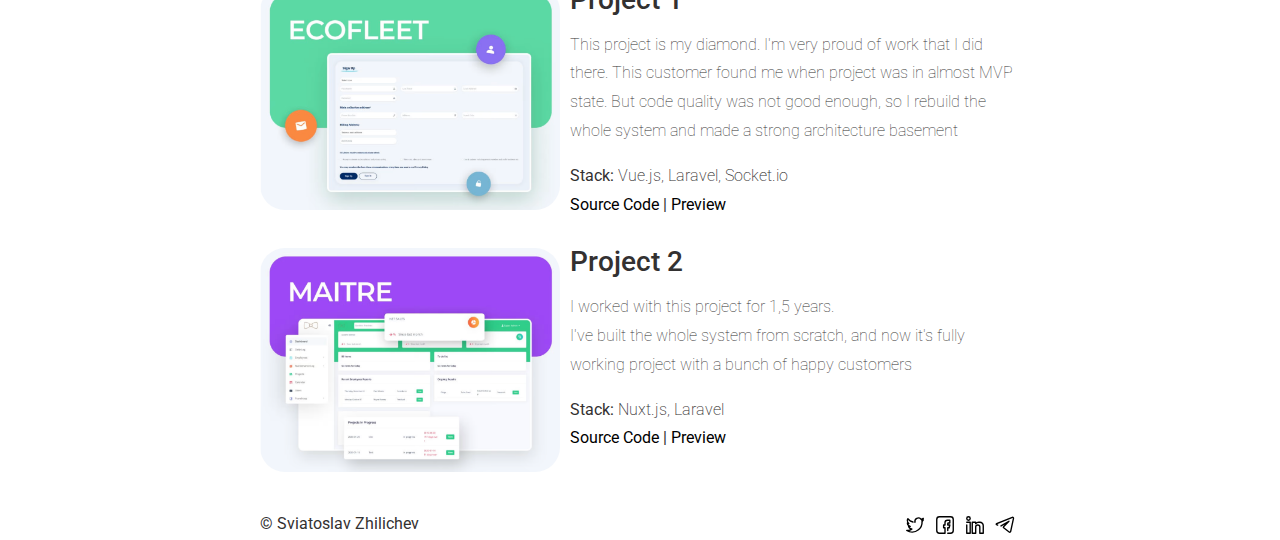
<file: example/project.html>
<!DOCTYPE html>
<html lang="en">
<head>
    <meta charset="UTF-8">
    <title>About me</title>
    <link rel="stylesheet" type="text/css" href="/assets/styles/styles.css">
</head>
<body>
<div class="main">
    <div class="header">
        <a href="/">
            <span>EN</span>
        </a>
        <span>|</span>
        <a href="/ru">
            <span>RU</span>
        </a>
    </div>
    <div class="content">
        <div class="content__hello">
            <img class="content__hello-img" src="/assets/img/avatar.png" alt="Avatar">
            <div class="content__hello-text">
                    <span class="content__name">
                        <a href="/"> Hey, I'm Sviatoslav.</a>
                    </span>
                <span class="content__description">Let me introduce <br/> one of my projects</span>
                <nav class="content__social">
                    <a href="#link" target="_blank" class="content__social-item">
                        <img src="/assets/img/icons/twitter.svg" alt="Twitter">
                        <span>Twitter</span>
                    </a>
                    <a href="#link" target="_blank" class="content__social-item">
                        <img src="/assets/img/icons/facebook.svg" alt="Facebook">
                        <span>Facebook</span>
                    </a>
                    <a href="#link" target="_blank" class="content__social-item">
                        <img src="/assets/img/icons/in.svg" alt="LinkedIn">
                        <span>LinkedIn</span>
                    </a>
                    <a href="#link" target="_blank" class="content__social-item">
                        <img src="/assets/img/icons/telegram.svg" alt="Telegram">
                        <span>Telegram</span>
                    </a>
                </nav>
            </div>
        </div>
        <div class="content__main">
            <h1 class="content__about-header">Project name</h1>
            <div class="content__main-item">
                <div class="main-item__description">
                    <p>Little description of this project. Lorem ipsum dolor sit amet, consectetur adipiscing elit. Nam tempus velit a felis suscipit pharetra. Vestibulum faucibus semper risus. Aenean non molestie tellus.</p>
                </div>
            </div>
            <div class="content__main-item">
                <div class="main-item__description">
                    <p>Etiam sed lorem scelerisque, accumsan augue non, sollicitudin eros. Suspendisse non iaculis neque. Maecenas at magna quis metus finibus suscipit eu eu mi. Aenean ut orci sit amet augue congue vehicula vel a diam. Mauris enim turpis, vestibulum quis lacinia vitae, porttitor vitae magna. Ut ullamcorper mattis pellentesque. Maecenas ac justo nec augue molestie venenatis.</p>
                </div>
            </div>
            <div class="content__main-item">
                <div class="main-item__description">
                    <img src="/assets/img/project.png" alt="project">
                </div>
            </div>
            <div class="content__main-item">
                <div class="main-item__description">
                    <p>Etiam sed lorem scelerisque, accumsan augue non, sollicitudin eros. Suspendisse non iaculis neque. Maecenas at magna quis metus finibus suscipit eu eu mi. Aenean ut orci sit amet augue congue vehicula vel a diam. Mauris enim turpis, vestibulum quis lacinia vitae, porttitor vitae magna. Ut ullamcorper mattis pellentesque. Maecenas ac justo nec augue molestie venenatis.</p>
                </div>
            </div>
            <div class="content__main-item">
                <div class="main-item__description">
                    <p>Nunc eros sem, tincidunt vel scelerisque in, tincidunt ut nibh. Sed eget nunc a dolor tincidunt ullamcorper non nec neque. Phasellus gravida, massa sit amet congue ullamcorper, enim purus viverra quam, vitae ornare odio est sed dolor. Sed porttitor sagittis enim, a volutpat diam pharetra nec. Proin eu enim ac orci pellentesque volutpat.</p>
                </div>
            </div>
            <h2 class="content__subheader">Similar projects</h2>
            <div class="content__main-item project">
                <a data-fslightbox href="assets/img/project.png">
                    <img src="/assets/img/project.png" alt="project1">
                </a>
                <div>
                    <div class="main-item__title">
                        <span>Project 1</span>
                    </div>
                    <div class="main-item__description">
                        <p>This project is my diamond. I'm very proud of work that I did there.
                            This customer found me when project was in almost MVP state. But code quality was not good enough, so I rebuild the whole system and made a strong architecture basement</p>
                    </div>
                    <div class="main-item__subdescription">
                        <p><span>Stack:</span> Vue.js, Laravel, Socket.io</p>
                        <p class="main-item__links"><a href=""><span>Source Code</span></a><span>|</span><a href=""><span>Preview</span></a> </p>
                    </div>
                </div>
            </div>
            <div class="content__main-item project">
                <a data-fslightbox href="assets/img/project2.png">
                    <img src="/assets/img/project2.png" alt="project2">
                </a>
                <div>
                    <div class="main-item__title">
                        <span>Project 2</span>
                    </div>
                    <div class="main-item__description">
                        <p>I worked with this project for 1,5 years.
                            <br/>I've built the whole system from scratch, and now it's fully working project
                            with a bunch of happy customers</p>
                    </div>
                    <div class="main-item__subdescription">
                        <p><span>Stack:</span> Nuxt.js, Laravel</p>
                        <p class="main-item__links"><a href=""><span>Source Code</span></a><span>|</span><a href=""><span>Preview</span></a> </p>
                    </div>
                </div>
            </div>
        </div>
    </div>
    <div class="footer">
        <div>
            <span>© Sviatoslav Zhilichev</span>
        </div>
        <div>
            <nav class="footer__social">
                <a href="#link" target="_blank" class="footer__social-item">
                    <img src="/assets/img/icons/twitter.svg" alt="Twitter">
                </a>
                <a href="#link" target="_blank" class="footer__social-item">
                    <img src="/assets/img/icons/facebook.svg" alt="Facebook">
                </a>
                <a href="#link" target="_blank" class="footer__social-item">
                    <img src="/assets/img/icons/in.svg" alt="LinkedIn">
                </a>
                <a href="#link" target="_blank" class="footer__social-item">
                    <img src="/assets/img/icons/telegram.svg" alt="Telegram">
                </a>
            </nav>
        </div>
    </div>
</div>
<script src="/assets/scripts/fslightbox.js"></script>
</body>
</html>
</file>
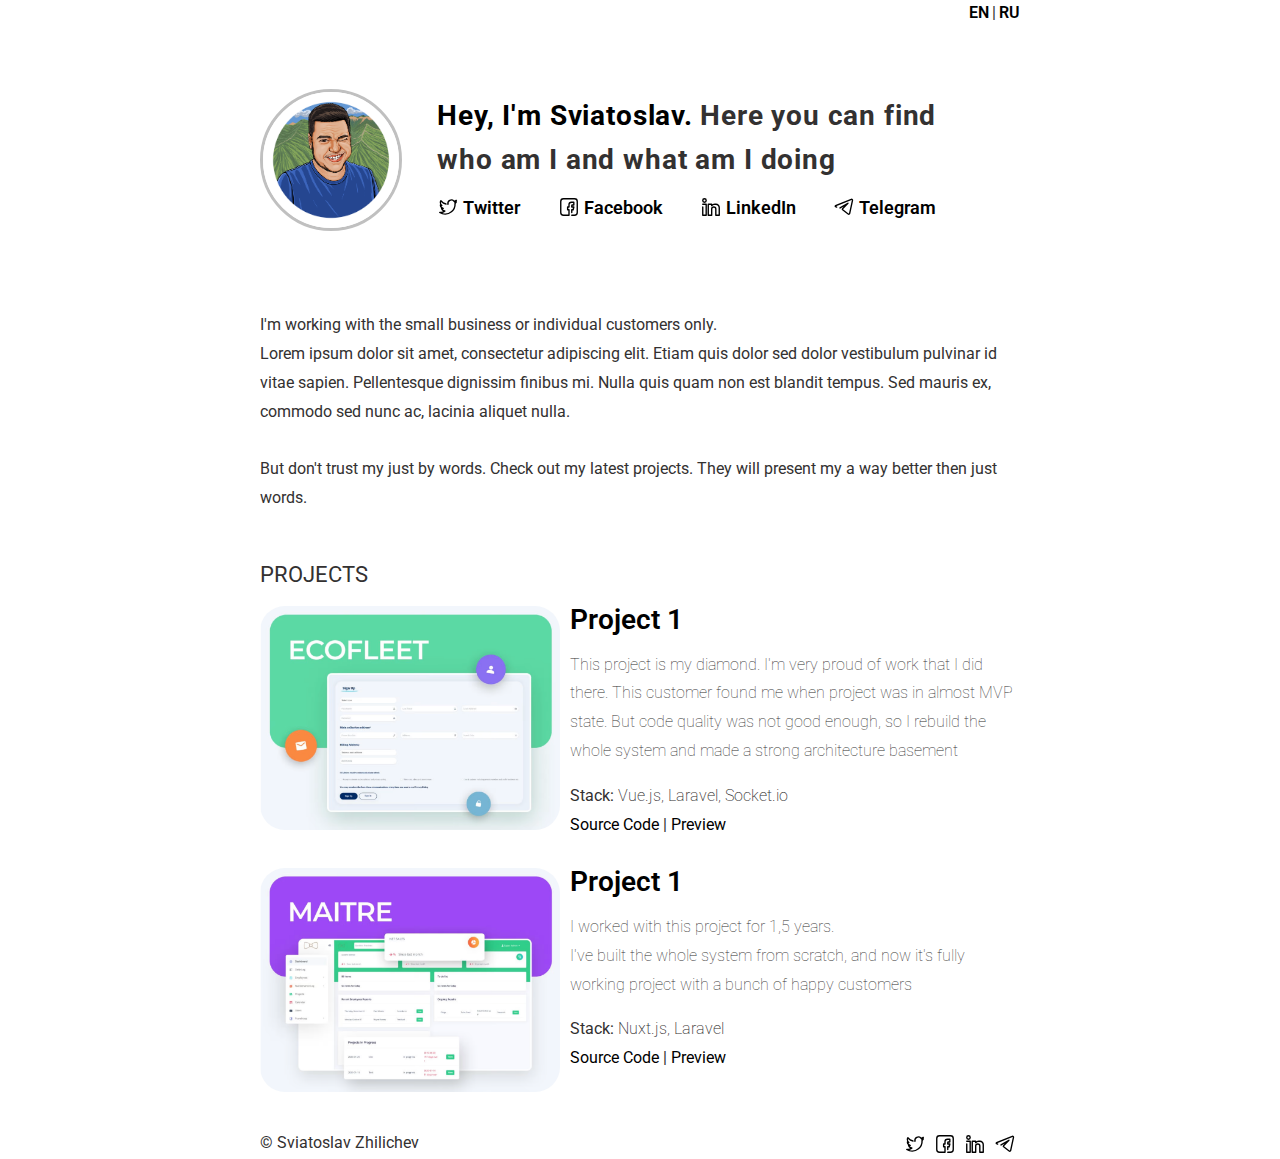
<file: example/simple.html>
<!DOCTYPE html>
<html lang="en">
<head>
    <meta charset="UTF-8">
    <title>About me</title>
    <link rel="stylesheet" type="text/css" href="/assets/styles/styles.css">
</head>
<body>
<div class="main">
    <div class="header">
        <a href="/">
            <span>EN</span>
        </a>
        <span>|</span>
        <a href="/ru">
            <span>RU</span>
        </a>
    </div>
    <div class="content">
        <div class="content__hello">
            <img class="content__hello-img" src="/assets/img/avatar.png" alt="Avatar">
            <div class="content__hello-text">
                    <span class="content__name">
                        <a href="/"> Hey, I'm Sviatoslav.</a>
                    </span>
                <span class="content__description">Here you can find <br/> who am I and what am I doing</span>
                <nav class="content__social">
                    <a href="#link" target="_blank" class="content__social-item">
                        <img src="/assets/img/icons/twitter.svg" alt="Twitter">
                        <span>Twitter</span>
                    </a>
                    <a href="#link" target="_blank" class="content__social-item">
                        <img src="/assets/img/icons/facebook.svg" alt="Facebook">
                        <span>Facebook</span>
                    </a>
                    <a href="#link" target="_blank" class="content__social-item">
                        <img src="/assets/img/icons/in.svg" alt="LinkedIn">
                        <span>LinkedIn</span>
                    </a>
                    <a href="#link" target="_blank" class="content__social-item">
                        <img src="/assets/img/icons/telegram.svg" alt="Telegram">
                        <span>Telegram</span>
                    </a>
                </nav>
            </div>
        </div>
        <div class="content__main">
            <div class="content__main-item">
                <div class="main-item__description">
                    <p>I'm working with the small business or individual customers only.</p>
                    <p>Lorem ipsum dolor sit amet, consectetur adipiscing elit. Etiam quis dolor sed dolor vestibulum pulvinar id vitae sapien. Pellentesque dignissim finibus mi. Nulla quis quam non est blandit tempus. Sed mauris ex, commodo sed nunc ac, lacinia aliquet nulla.</p>
                </div>
            </div>
            <div class="content__main-item">
                <div class="main-item__description">
                    <p>But don't trust my just by words. Check out my latest projects. They will present my a way better then just words.</p>
                </div>
            </div>
            <h2 class="content__subheader">Projects</h2>
            <div class="content__main-item project">
                <a data-fslightbox href="/assets/img/project.png">
                    <img src="/assets/img/project.png" alt="project1">
                </a>
                <div>
                    <div class="main-item__title">
                        <a href="/example/project.html"><span>Project 1</span></a>
                    </div>
                    <div class="main-item__description">
                        <p>This project is my diamond. I'm very proud of work that I did there.
                            This customer found me when project was in almost MVP state. But code quality was not good enough, so I rebuild the whole system and made a strong architecture basement</p>
                    </div>
                    <div class="main-item__subdescription">
                        <p><span>Stack:</span> Vue.js, Laravel, Socket.io</p>
                        <p class="main-item__links"><a href=""><span>Source Code</span></a><span>|</span><a href=""><span>Preview</span></a> </p>
                    </div>
                </div>
            </div>
            <div class="content__main-item project">
                <a data-fslightbox href="/assets/img/project2.png">
                    <img src="/assets/img/project2.png" alt="project2">
                </a>
                <div>
                    <div class="main-item__title">
                        <a href="/example/project.html"><span>Project 1</span></a>
                    </div>
                    <div class="main-item__description">
                        <p>I worked with this project for 1,5 years.
                            <br/>I've built the whole system from scratch, and now it's fully working project
                            with a bunch of happy customers</p>
                    </div>
                    <div class="main-item__subdescription">
                        <p><span>Stack:</span> Nuxt.js, Laravel</p>
                        <p class="main-item__links"><a href=""><span>Source Code</span></a><span>|</span><a href=""><span>Preview</span></a> </p>
                    </div>
                </div>
            </div>
        </div>
    </div>
    <div class="footer">
        <div>
            <span>© Sviatoslav Zhilichev</span>
        </div>
        <div>
            <nav class="footer__social">
                <a href="#link" target="_blank" class="footer__social-item">
                    <img src="/assets/img/icons/twitter.svg" alt="Twitter">
                </a>
                <a href="#link" target="_blank" class="footer__social-item">
                    <img src="/assets/img/icons/facebook.svg" alt="Facebook">
                </a>
                <a href="#link" target="_blank" class="footer__social-item">
                    <img src="/assets/img/icons/in.svg" alt="LinkedIn">
                </a>
                <a href="#link" target="_blank" class="footer__social-item">
                    <img src="/assets/img/icons/telegram.svg" alt="Telegram">
                </a>
            </nav>
        </div>
    </div>
</div>
<script src="/assets/scripts/fslightbox.js"></script>
</body>
</html>
</file>
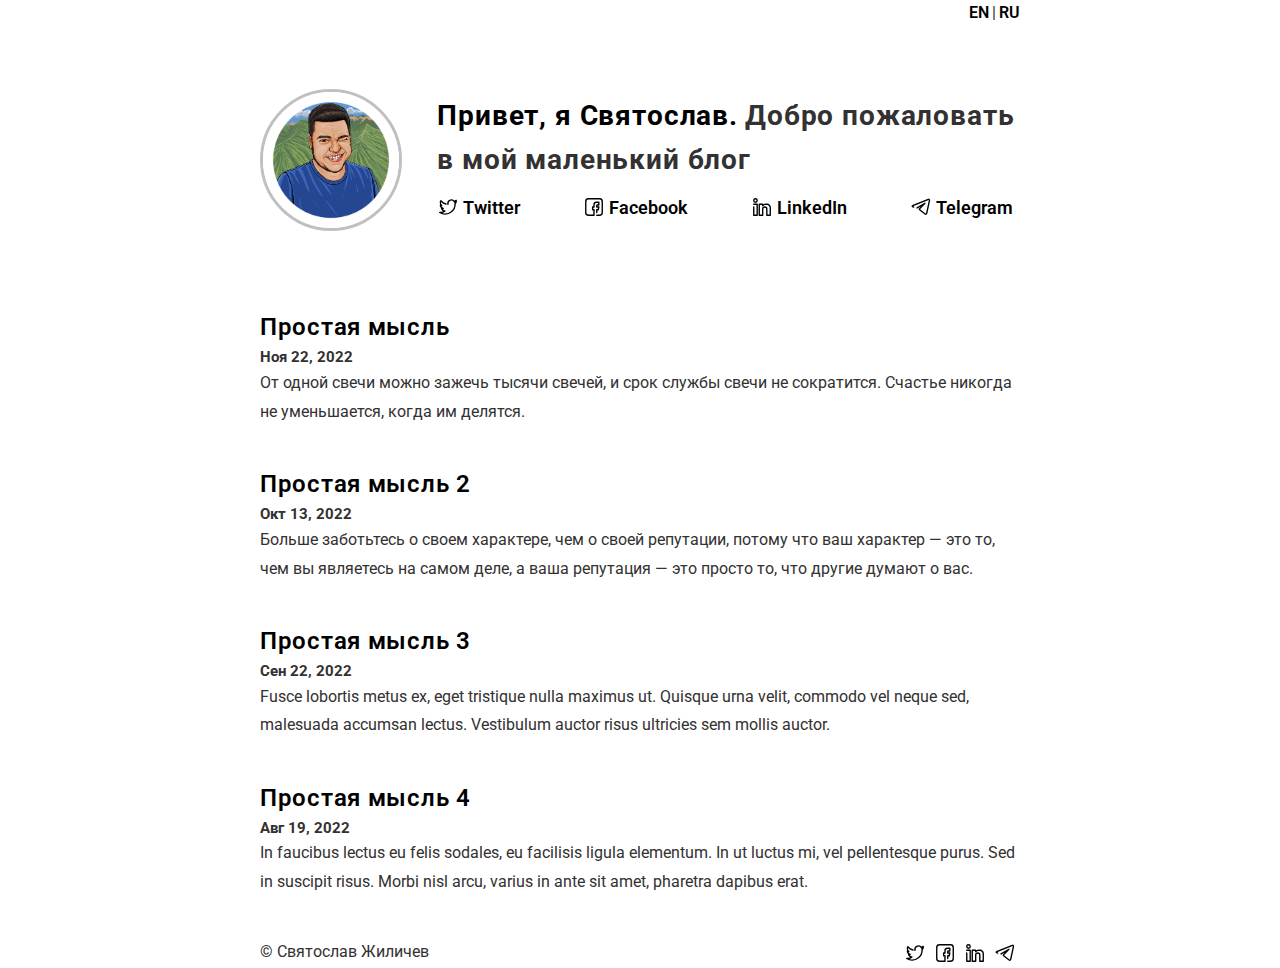
<file: ru/example/blog.html>
<!DOCTYPE html>
<html lang="en">
<head>
  <meta charset="UTF-8">
  <title>Обо мне</title>
  <link rel="stylesheet" type="text/css" href="/assets/styles/styles.css">
</head>
<body>
<div class="main">
  <div class="header">
    <a href="/">
      <span>EN</span>
    </a>
    <span>|</span>
    <a href="/ru">
      <span>RU</span>
    </a>
  </div>
  <div class="content">
    <div class="content__hello">
      <img class="content__hello-img" src="/assets/img/avatar.png" alt="Avatar">
      <div class="content__hello-text">
                    <span class="content__name">
                        <a href="/">Привет, я Святослав.</a>
                    </span>
        <span class="content__description">Добро пожаловать<br/> в мой маленький блог</span>
        <nav class="content__social">
          <a href="#link" target="_blank" class="content__social-item">
            <img src="/assets/img/icons/twitter.svg" alt="Twitter">
            <span>Twitter</span>
          </a>
          <a href="#link" target="_blank" class="content__social-item">
            <img src="/assets/img/icons/facebook.svg" alt="Facebook">
            <span>Facebook</span>
          </a>
          <a href="#link" target="_blank" class="content__social-item">
            <img src="/assets/img/icons/in.svg" alt="LinkedIn">
            <span>LinkedIn</span>
          </a>
          <a href="#link" target="_blank" class="content__social-item">
            <img src="/assets/img/icons/telegram.svg" alt="Telegram">
            <span>Telegram</span>
          </a>
        </nav>
      </div>
    </div>
    <div class="content__main">
      <div class="content__main-item post">
        <article>
          <h2 class="main-item__title">
            <a href="#linktopost">Простая мысль</a>
          </h2>
          <p class="main-item__date">Ноя 22, 2022</p>
          <div class="main-item__description">
            <p>От одной свечи можно зажечь тысячи свечей, и срок службы свечи не сократится. Счастье никогда не уменьшается, когда им делятся.</p>
          </div>
        </article>
      </div>
      <div class="content__main-item post">
        <article>
          <h2 class="main-item__title">
            <a href="#linktopost">Простая мысль 2</a>
          </h2>
          <p class="main-item__date">Окт 13, 2022</p>
          <div class="main-item__description">
            <p>Больше заботьтесь о своем характере, чем о своей репутации, потому что ваш характер — это то, чем вы являетесь на самом деле, а ваша репутация — это просто то, что другие думают о вас.</p>
          </div>
        </article>
      </div>
      <div class="content__main-item post">
        <article>
          <h2 class="main-item__title">
            <a href="#linktopost">Простая мысль 3</a>
          </h2>
          <p class="main-item__date">Сен 22, 2022</p>
          <div class="main-item__description">
            <p>Fusce lobortis metus ex, eget tristique nulla maximus ut. Quisque urna velit, commodo vel neque sed, malesuada accumsan lectus. Vestibulum auctor risus ultricies sem mollis auctor.</p>
          </div>
        </article>
      </div>
      <div class="content__main-item post">
        <article>
          <h2 class="main-item__title">
            <a href="#linktopost">Простая мысль 4</a>
          </h2>
          <p class="main-item__date">Авг 19, 2022</p>
          <div class="main-item__description">
            <p>In faucibus lectus eu felis sodales, eu facilisis ligula elementum. In ut luctus mi, vel pellentesque purus. Sed in suscipit risus. Morbi nisl arcu, varius in ante sit amet, pharetra dapibus erat.</p>
          </div>
        </article>
      </div>
    </div>
  </div>
  <div class="footer">
    <div>
      <span>© Святослав Жиличев</span>
    </div>
    <div>
      <nav class="footer__social">
        <a href="#link" target="_blank" class="footer__social-item">
          <img src="/assets/img/icons/twitter.svg" alt="Twitter">
        </a>
        <a href="#link" target="_blank" class="footer__social-item">
          <img src="/assets/img/icons/facebook.svg" alt="Facebook">
        </a>
        <a href="#link" target="_blank" class="footer__social-item">
          <img src="/assets/img/icons/in.svg" alt="LinkedIn">
        </a>
        <a href="#link" target="_blank" class="footer__social-item">
          <img src="/assets/img/icons/telegram.svg" alt="Telegram">
        </a>
      </nav>
    </div>
  </div>
</div>
<script src="/assets/scripts/fslightbox.js"></script>
</body>
</html>
</file>
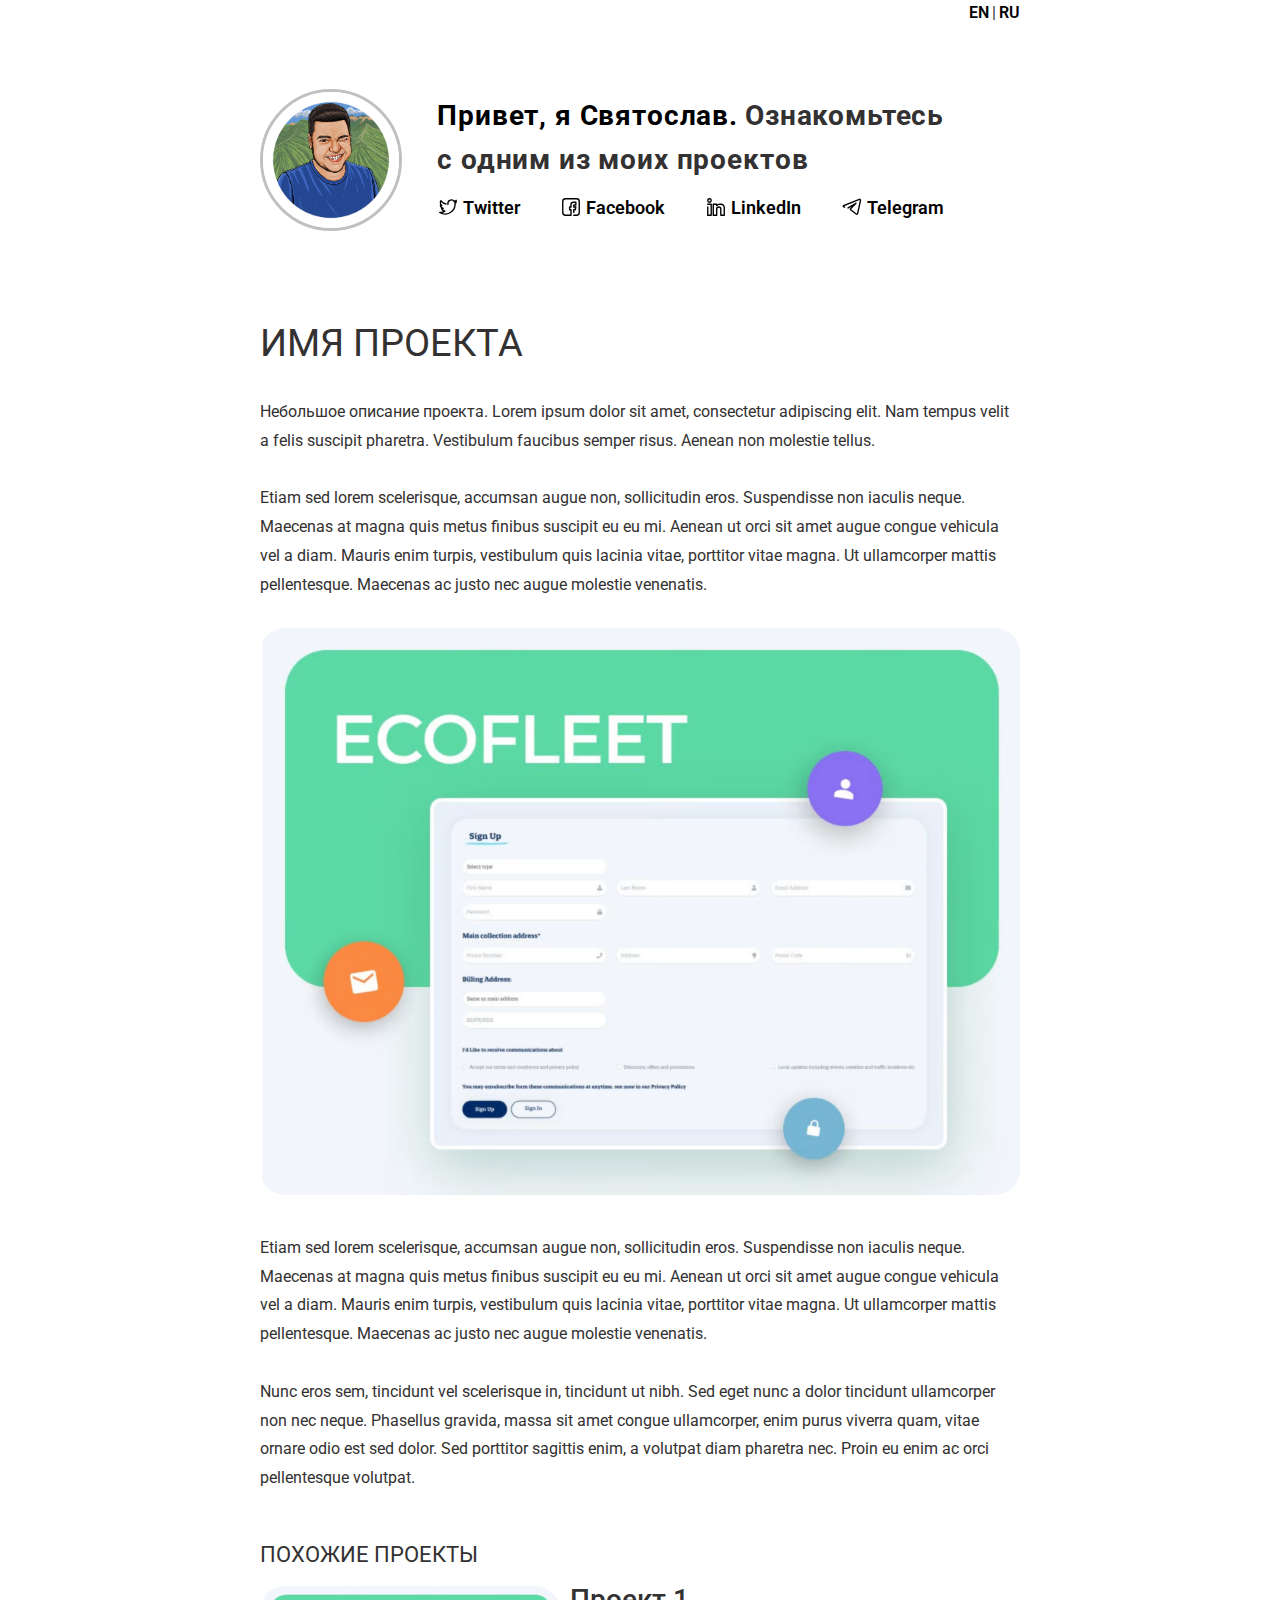
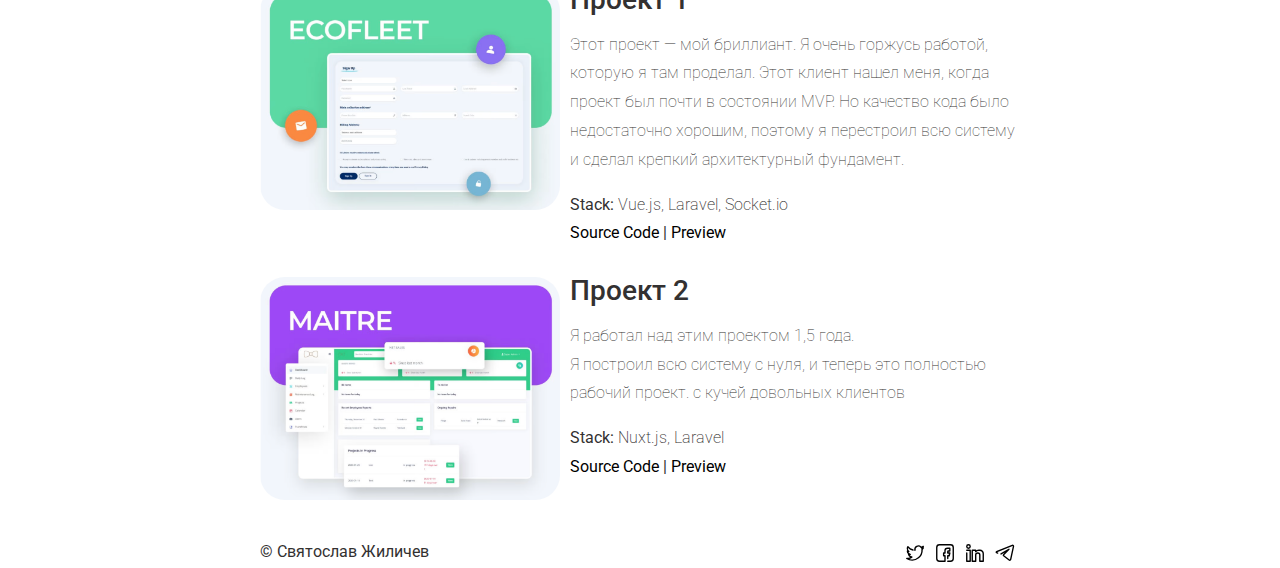
<file: ru/example/project.html>
<!DOCTYPE html>
<html lang="en">
<head>
    <meta charset="UTF-8">
    <title>Обо мне</title>
    <link rel="stylesheet" type="text/css" href="/assets/styles/styles.css">
</head>
<body>
<div class="main">
    <div class="header">
        <a href="/">
            <span>EN</span>
        </a>
        <span>|</span>
        <a href="/ru">
            <span>RU</span>
        </a>
    </div>
    <div class="content">
        <div class="content__hello">
            <img class="content__hello-img" src="/assets/img/avatar.png" alt="Avatar">
            <div class="content__hello-text">
                    <span class="content__name">
                        <a href="/">Привет, я Святослав.</a>
                    </span>
                <span class="content__description">Ознакомьтесь <br/> с одним из моих проектов</span>
                <nav class="content__social">
                    <a href="#link" target="_blank" class="content__social-item">
                        <img src="/assets/img/icons/twitter.svg" alt="Twitter">
                        <span>Twitter</span>
                    </a>
                    <a href="#link" target="_blank" class="content__social-item">
                        <img src="/assets/img/icons/facebook.svg" alt="Facebook">
                        <span>Facebook</span>
                    </a>
                    <a href="#link" target="_blank" class="content__social-item">
                        <img src="/assets/img/icons/in.svg" alt="LinkedIn">
                        <span>LinkedIn</span>
                    </a>
                    <a href="#link" target="_blank" class="content__social-item">
                        <img src="/assets/img/icons/telegram.svg" alt="Telegram">
                        <span>Telegram</span>
                    </a>
                </nav>
            </div>
        </div>
        <div class="content__main">
            <h1 class="content__about-header">Имя проекта</h1>
            <div class="content__main-item">
                <div class="main-item__description">
                    <p>Небольшое описание проекта. Lorem ipsum dolor sit amet, consectetur adipiscing elit. Nam tempus velit a felis suscipit pharetra. Vestibulum faucibus semper risus. Aenean non molestie tellus.</p>
                </div>
            </div>
            <div class="content__main-item">
                <div class="main-item__description">
                    <p>Etiam sed lorem scelerisque, accumsan augue non, sollicitudin eros. Suspendisse non iaculis neque. Maecenas at magna quis metus finibus suscipit eu eu mi. Aenean ut orci sit amet augue congue vehicula vel a diam. Mauris enim turpis, vestibulum quis lacinia vitae, porttitor vitae magna. Ut ullamcorper mattis pellentesque. Maecenas ac justo nec augue molestie venenatis.</p>
                </div>
            </div>
            <div class="content__main-item">
                <div class="main-item__description">
                    <img src="/assets/img/project.png" alt="project">
                </div>
            </div>
            <div class="content__main-item">
                <div class="main-item__description">
                    <p>Etiam sed lorem scelerisque, accumsan augue non, sollicitudin eros. Suspendisse non iaculis neque. Maecenas at magna quis metus finibus suscipit eu eu mi. Aenean ut orci sit amet augue congue vehicula vel a diam. Mauris enim turpis, vestibulum quis lacinia vitae, porttitor vitae magna. Ut ullamcorper mattis pellentesque. Maecenas ac justo nec augue molestie venenatis.</p>
                </div>
            </div>
            <div class="content__main-item">
                <div class="main-item__description">
                    <p>Nunc eros sem, tincidunt vel scelerisque in, tincidunt ut nibh. Sed eget nunc a dolor tincidunt ullamcorper non nec neque. Phasellus gravida, massa sit amet congue ullamcorper, enim purus viverra quam, vitae ornare odio est sed dolor. Sed porttitor sagittis enim, a volutpat diam pharetra nec. Proin eu enim ac orci pellentesque volutpat.</p>
                </div>
            </div>
            <h2 class="content__subheader">Похожие проекты</h2>
            <div class="content__main-item project">
                <a data-fslightbox href="/assets/img/project.png">
                    <img src="/assets/img/project.png" alt="project1">
                </a>
                <div>
                    <div class="main-item__title">
                        <span>Проект 1</span>
                    </div>
                    <div class="main-item__description">
                        <p>Этот проект — мой бриллиант. Я очень горжусь работой, которую я там проделал.
                            Этот клиент нашел меня, когда проект был почти в состоянии MVP. Но качество кода было недостаточно хорошим, поэтому я перестроил всю систему и сделал крепкий архитектурный фундамент.</p>
                    </div>
                    <div class="main-item__subdescription">
                        <p><span>Stack:</span> Vue.js, Laravel, Socket.io</p>
                        <p class="main-item__links"><a href=""><span>Source Code</span></a><span>|</span><a href=""><span>Preview</span></a> </p>
                    </div>
                </div>
            </div>
            <div class="content__main-item project">
                <a data-fslightbox href="/assets/img/project2.png">
                    <img src="/assets/img/project2.png" alt="project2">
                </a>
                <div>
                    <div class="main-item__title">
                        <span>Проект 2</span>
                    </div>
                    <div class="main-item__description">
                        <p>Я работал над этим проектом 1,5 года.
                            <br/>Я построил всю систему с нуля, и теперь это полностью рабочий проект.
                            с кучей довольных клиентов</p>
                    </div>
                    <div class="main-item__subdescription">
                        <p><span>Stack:</span> Nuxt.js, Laravel</p>
                        <p class="main-item__links"><a href=""><span>Source Code</span></a><span>|</span><a href=""><span>Preview</span></a> </p>
                    </div>
                </div>
            </div>
        </div>
    </div>
    <div class="footer">
        <div>
            <span>© Святослав Жиличев</span>
        </div>
        <div>
            <nav class="footer__social">
                <a href="#link" target="_blank" class="footer__social-item">
                    <img src="/assets/img/icons/twitter.svg" alt="Twitter">
                </a>
                <a href="#link" target="_blank" class="footer__social-item">
                    <img src="/assets/img/icons/facebook.svg" alt="Facebook">
                </a>
                <a href="#link" target="_blank" class="footer__social-item">
                    <img src="/assets/img/icons/in.svg" alt="LinkedIn">
                </a>
                <a href="#link" target="_blank" class="footer__social-item">
                    <img src="/assets/img/icons/telegram.svg" alt="Telegram">
                </a>
            </nav>
        </div>
    </div>
</div>
<script src="/assets/scripts/fslightbox.js"></script>
</body>
</html>
</file>
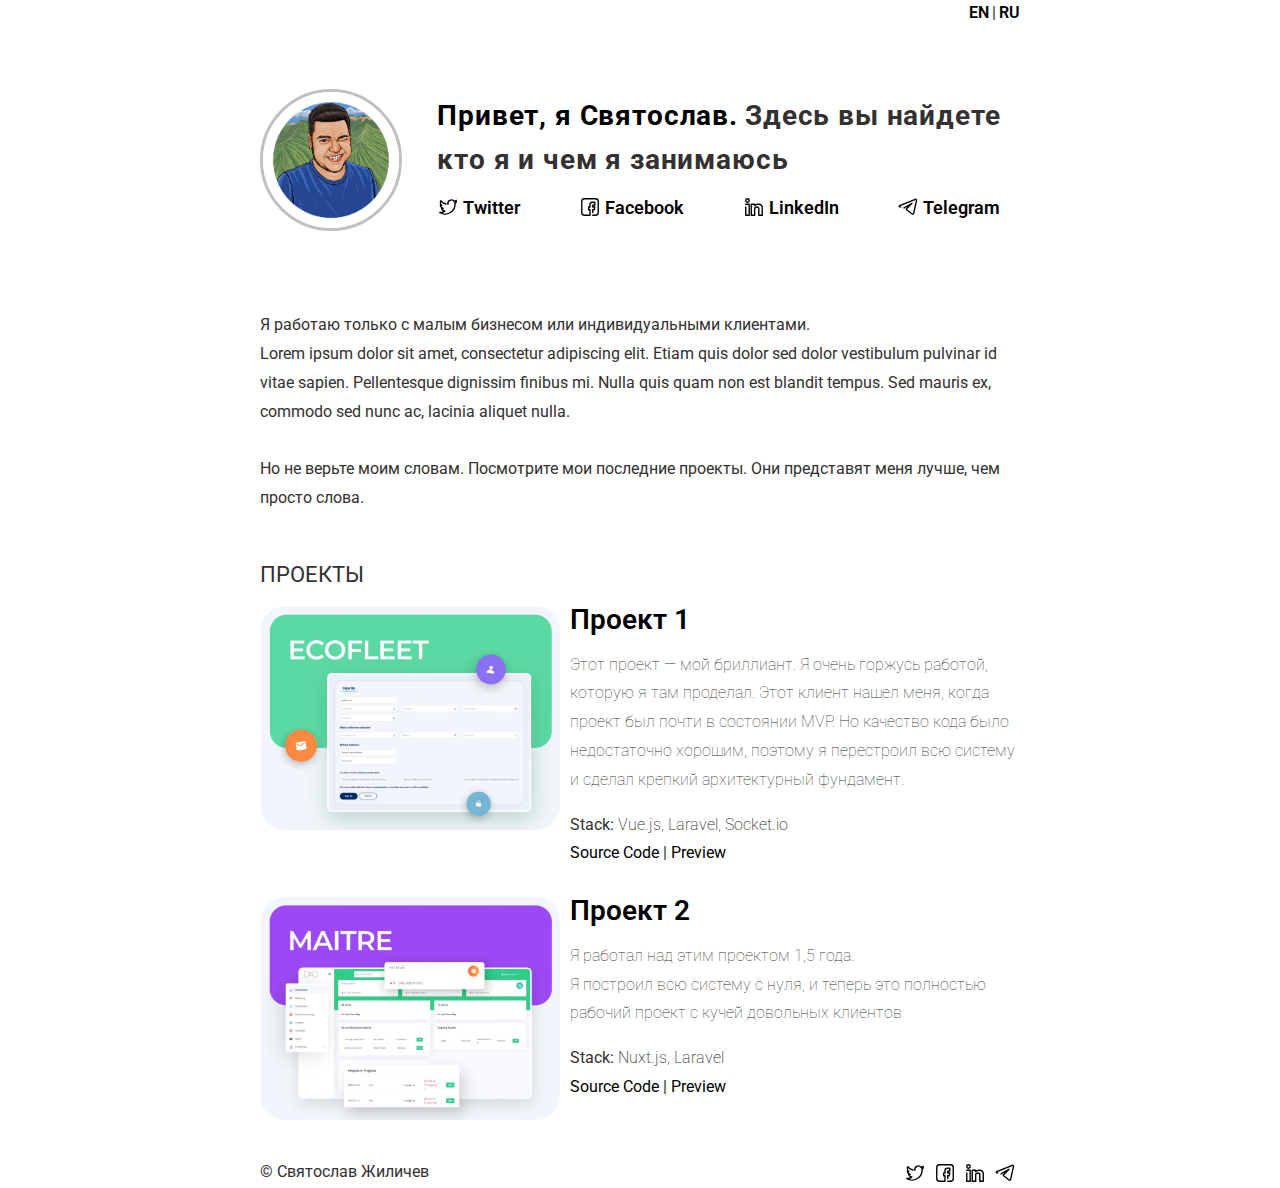
<file: ru/example/simple.html>
<!DOCTYPE html>
<html lang="en">
<head>
    <meta charset="UTF-8">
    <title>Обо мне</title>
    <link rel="stylesheet" type="text/css" href="/assets/styles/styles.css">
</head>
<body>
<div class="main">
    <div class="header">
        <a href="/">
            <span>EN</span>
        </a>
        <span>|</span>
        <a href="/ru">
            <span>RU</span>
        </a>
    </div>
    <div class="content">
        <div class="content__hello">
            <img class="content__hello-img" src="/assets/img/avatar.png" alt="Avatar">
            <div class="content__hello-text">
                    <span class="content__name">
                        <a href="/">Привет, я Святослав.</a>
                    </span>
                <span class="content__description">Здесь вы найдете <br/> кто я и чем я занимаюсь</span>
                <nav class="content__social">
                    <a href="#link" target="_blank" class="content__social-item">
                        <img src="/assets/img/icons/twitter.svg" alt="Twitter">
                        <span>Twitter</span>
                    </a>
                    <a href="#link" target="_blank" class="content__social-item">
                        <img src="/assets/img/icons/facebook.svg" alt="Facebook">
                        <span>Facebook</span>
                    </a>
                    <a href="#link" target="_blank" class="content__social-item">
                        <img src="/assets/img/icons/in.svg" alt="LinkedIn">
                        <span>LinkedIn</span>
                    </a>
                    <a href="#link" target="_blank" class="content__social-item">
                        <img src="/assets/img/icons/telegram.svg" alt="Telegram">
                        <span>Telegram</span>
                    </a>
                </nav>
            </div>
        </div>
        <div class="content__main">
            <div class="content__main-item">
                <div class="main-item__description">
                    <p>Я работаю только с малым бизнесом или индивидуальными клиентами.</p>
                    <p>Lorem ipsum dolor sit amet, consectetur adipiscing elit. Etiam quis dolor sed dolor vestibulum pulvinar id vitae sapien. Pellentesque dignissim finibus mi. Nulla quis quam non est blandit tempus. Sed mauris ex, commodo sed nunc ac, lacinia aliquet nulla.</p>
                </div>
            </div>
            <div class="content__main-item">
                <div class="main-item__description">
                    <p>Но не верьте моим словам. Посмотрите мои последние проекты. Они представят меня лучше, чем просто слова.</p>
                </div>
            </div>
            <h2 class="content__subheader">Проекты</h2>
            <div class="content__main-item project">
                <a data-fslightbox href="/assets/img/project.png">
                    <img src="/assets/img/project.png" alt="project1">
                </a>
                <div>
                    <div class="main-item__title">
                        <a href="/ru/example/project.html"><span>Проект 1</span></a>
                    </div>
                    <div class="main-item__description">
                        <p>Этот проект — мой бриллиант. Я очень горжусь работой, которую я там проделал.
                            Этот клиент нашел меня, когда проект был почти в состоянии MVP. Но качество кода было недостаточно хорошим, поэтому я перестроил всю систему и сделал крепкий архитектурный фундамент.</p>
                    </div>
                    <div class="main-item__subdescription">
                        <p><span>Stack:</span> Vue.js, Laravel, Socket.io</p>
                        <p class="main-item__links"><a href=""><span>Source Code</span></a><span>|</span><a href=""><span>Preview</span></a> </p>
                    </div>
                </div>
            </div>
            <div class="content__main-item project">
                <a data-fslightbox href="/assets/img/project2.png">
                    <img src="/assets/img/project2.png" alt="project2">
                </a>
                <div>
                    <div class="main-item__title">
                        <a href="/ru/example/project.html"><span>Проект 2</span></a>
                    </div>
                    <div class="main-item__description">
                        <p>Я работал над этим проектом 1,5 года.
                            <br/>Я построил всю систему с нуля, и теперь это полностью рабочий проект
                            с кучей довольных клиентов</p>
                    </div>
                    <div class="main-item__subdescription">
                        <p><span>Stack:</span> Nuxt.js, Laravel</p>
                        <p class="main-item__links"><a href=""><span>Source Code</span></a><span>|</span><a href=""><span>Preview</span></a> </p>
                    </div>
                </div>
            </div>
        </div>
    </div>
    <div class="footer">
        <div>
            <span>© Святослав Жиличев</span>
        </div>
        <div>
            <nav class="footer__social">
                <a href="#link" target="_blank" class="footer__social-item">
                    <img src="/assets/img/icons/twitter.svg" alt="Twitter">
                </a>
                <a href="#link" target="_blank" class="footer__social-item">
                    <img src="/assets/img/icons/facebook.svg" alt="Facebook">
                </a>
                <a href="#link" target="_blank" class="footer__social-item">
                    <img src="/assets/img/icons/in.svg" alt="LinkedIn">
                </a>
                <a href="#link" target="_blank" class="footer__social-item">
                    <img src="/assets/img/icons/telegram.svg" alt="Telegram">
                </a>
            </nav>
        </div>
    </div>
</div>
<script src="/assets/scripts/fslightbox.js"></script>
</body>
</html>
</file>
<file: style.css>
body {
    font-family: Arial, sans-serif;
    margin: 0;
    padding: 0;
    text-align: center;
}

header {
    background: #0073e6;
    color: white;
    padding: 10px;
}

nav ul {
    list-style: none;
    padding: 0;
}

nav ul li {
    display: inline;
    margin: 0 15px;
}

nav ul li a {
    color: white;
    text-decoration: none;
}

footer {
    background: #0073e6;
    color: white;
    padding: 10px;
    position: fixed;
    bottom: 0;
    width: 100%;
}
</file>
<file: assets/styles/styles.css>
@import url('https://fonts.googleapis.com/css2?family=Roboto:wght@100;300;400;500;700;900&display=swap');
/***
    The new CSS reset - version 1.7.3 (last updated 7.8.2022)
    GitHub page: https://github.com/elad2412/the-new-css-reset
***/

/*
    Remove all the styles of the "User-Agent-Stylesheet", except for the 'display' property
    - The "symbol *" part is to solve Firefox SVG sprite bug
 */
*:where(:not(html, iframe, canvas, img, svg, video, audio):not(svg *, symbol *)) {
    all: unset;
    display: revert;
}

/* Preferred box-sizing value */
*,
*::before,
*::after {
    box-sizing: border-box;
}

/* Reapply the pointer cursor for anchor tags */
a, button {
    cursor: revert;
}

/* Remove list styles (bullets/numbers) */
ol, ul, menu {
    list-style: none;
}

/* For images to not be able to exceed their container */
img {
    max-width: 100%;
}

/* removes spacing between cells in tables */
table {
    border-collapse: collapse;
}

/* Safari - solving issue when using user-select:none on the <body> text input doesn't working */
input, textarea {
    -webkit-user-select: auto;
}

/* revert the 'white-space' property for textarea elements on Safari */
textarea {
    white-space: revert;
}

/* minimum style to allow to style meter element */
meter {
    -webkit-appearance: revert;
    appearance: revert;
}

/* reset default text opacity of input placeholder */
::placeholder {
    color: unset;
}

/* fix the feature of 'hidden' attribute.
   display:revert; revert to element instead of attribute */
:where([hidden]) {
    display: none;
}

/* revert for bug in Chromium browsers
   - fix for the content editable attribute will work properly.
   - webkit-user-select: auto; added for Safari in case of using user-select:none on wrapper element*/
:where([contenteditable]:not([contenteditable="false"])) {
    -moz-user-modify: read-write;
    -webkit-user-modify: read-write;
    overflow-wrap: break-word;
    -webkit-line-break: after-white-space;
    -webkit-user-select: auto;
}

/* apply back the draggable feature - exist only in Chromium and Safari */
:where([draggable="true"]) {
    -webkit-user-drag: element;
}

body {
    font-family: 'Roboto', sans-serif;
    color: #333131;
}

a {
    color: black;
    font-weight: 600;
}

a:hover {
    text-decoration: underline;
}

@media (prefers-color-scheme: dark) {
    body {
        background-color: black;
        color: #c8cbcd;
    }

    a {
        color: #fff;
    }

    .content__social-item img,
    .footer__social-item img{
        filter: invert(1);
    }
}

.main {
    margin: auto;
    width: 47.5rem;
}

.content__hello {
    display: flex;
    margin-top: 4.2rem;
    margin-bottom: 5rem;
    font-size: 28px;
    line-height: 2.8rem;
}

.content__hello-img {
    width: 142px;
    height: 142px;
    min-width: 142px;
    border-radius: 50%;
    border: 3px solid silver;
}

.content__hello-text {
    margin-left: 2.2rem;
    line-height: 2.7rem;
    margin-top: 5px;
}

.content__name a {
    font-weight: 700;
    letter-spacing: 0.03em;
}

.content__description {
    font-weight: 700;
    letter-spacing: 0.03em;
}

.header {
    display: flex;
    justify-content: end;
    margin-top: 0.2rem;
}
.header span {
    margin-left: 3px;
}

.content__social {
    display: flex;
    max-width: 36rem;
    font-size: 18px;
    padding-top: 5px;
    -webkit-box-orient: horizontal;
    -webkit-box-direction: normal;
    flex-direction: row;
    flex: 1 1 0%;
    -webkit-box-pack: start;
    justify-content: space-between;
}
.content__social-item {
    display: flex;
    align-items: center;
}
.content__social-item img {
    width: 22px;
    height: 22px;
    margin-right: 4px;
}

.content__about-header {
    font-size: 2.4rem;
    margin-bottom: 1.4rem;
    line-height: 4rem;
    text-transform: uppercase;
}

.content__subheader {
    font-size: 1.4rem;
    line-height: 4rem;
    text-transform: uppercase;
}

.content__main-item {
    display: flex;
    line-height: 1.8rem;
    margin-bottom: 1.8rem;
}
.content__main-item.project img {
    max-width: 300px;
    height: auto;
    margin-right: 10px;
    border-radius: 25px;
}

.main-item__description img {
    border-radius: 25px;
}

.project .main-item__title {
    font-weight: 500;
    font-size: 28px;
}

.project .main-item__links span {
    margin-right: 4px;
}

.project .main-item__description {
    font-weight: 100;
    margin-top: 1rem;
}

.project .main-item__subdescription {
    font-weight: 200;
    margin-top: 1rem;
}
.project .main-item__subdescription span {
    font-weight: 400;
}

.post .main-item__title{
    font-size: 1.48rem;
    line-height: 2rem;
    font-weight: 500;
    letter-spacing: .05rem;
}

.post .main-item__title a{
    box-shadow: none;
    letter-spacing: 0.03em;
}

.post .main-item__date {
    display: inline-block;
    font-size: .94rem;
    font-weight: 700;
    line-height: 1.55rem;
}

.post .main-item__description {
    line-height: 1.8rem;
    margin-top: -0.2rem;
    margin-bottom: 0.8rem;
}

.footer {
    margin-top: 2rem;
    display: flex;
    justify-content: space-between;
}

.footer__social-item img {
    width: 22px;
    height: 22px;
    margin-right: 4px;
}
</file>
